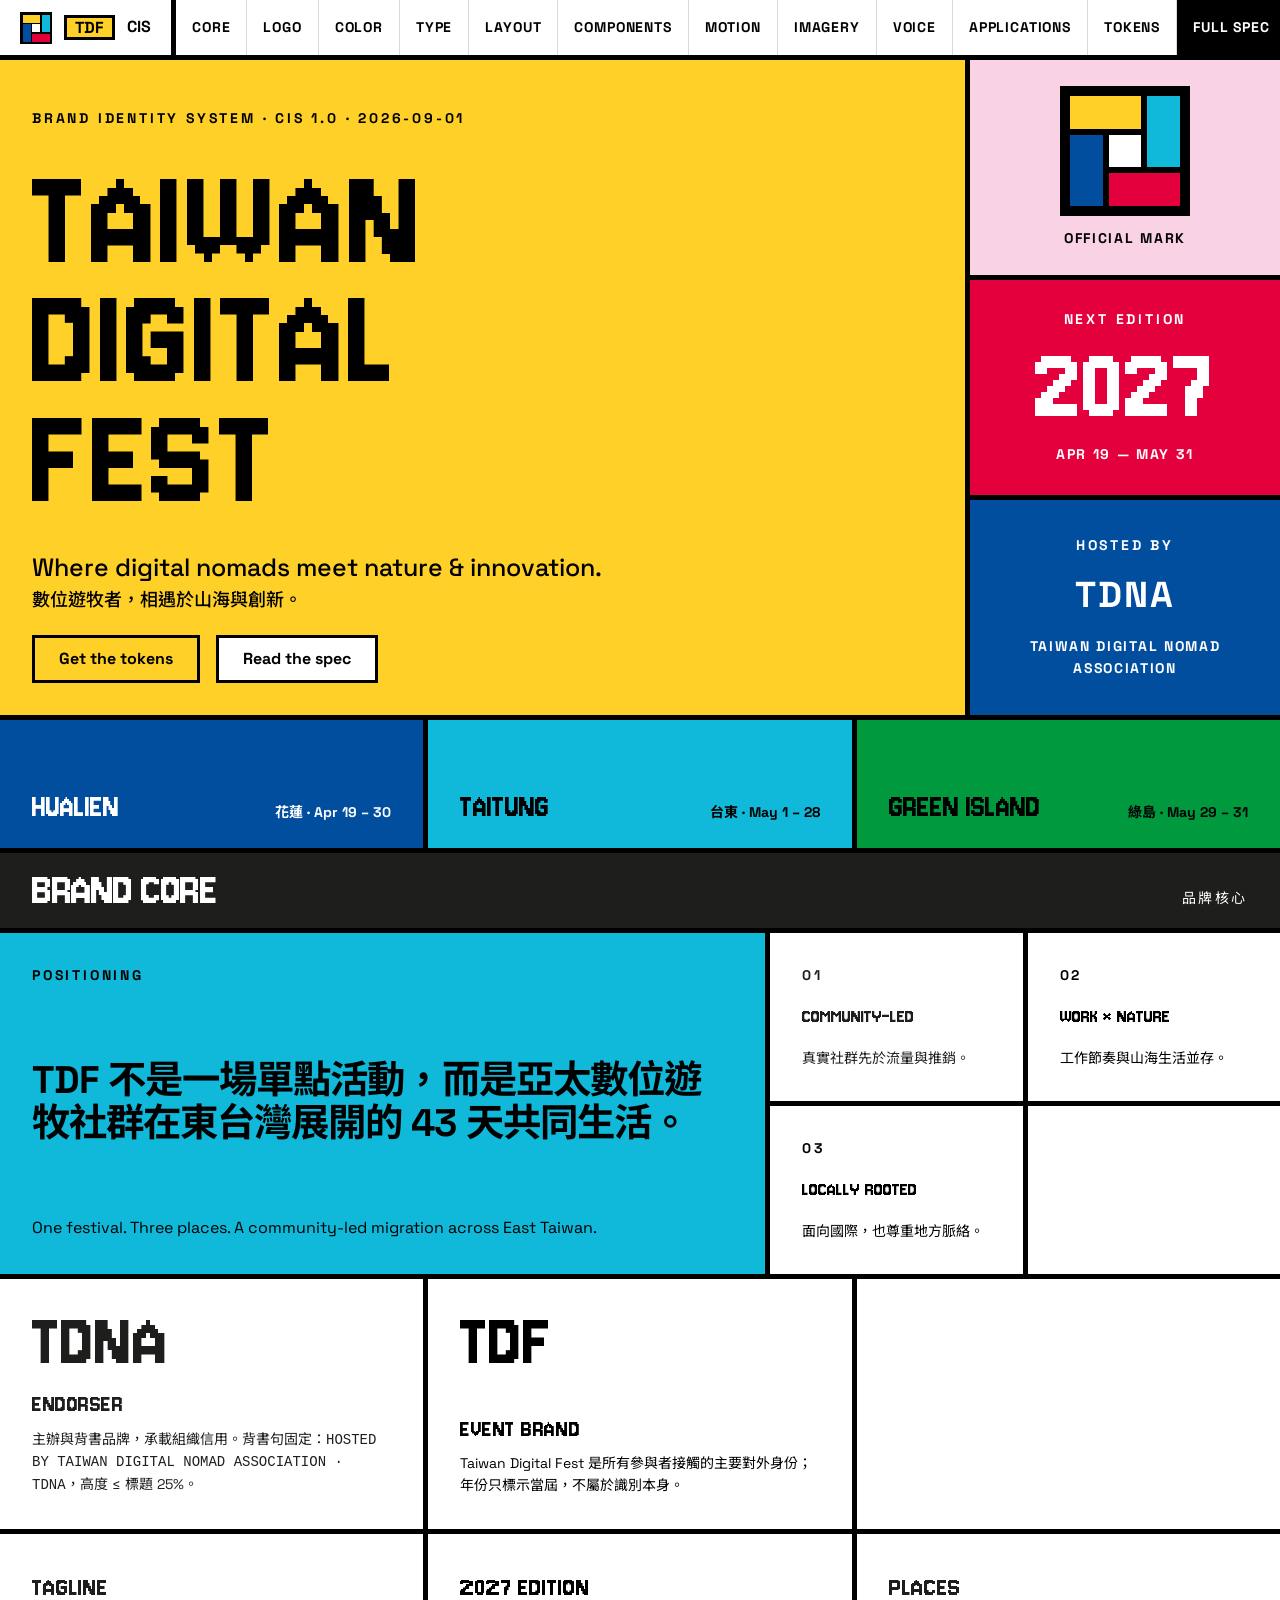
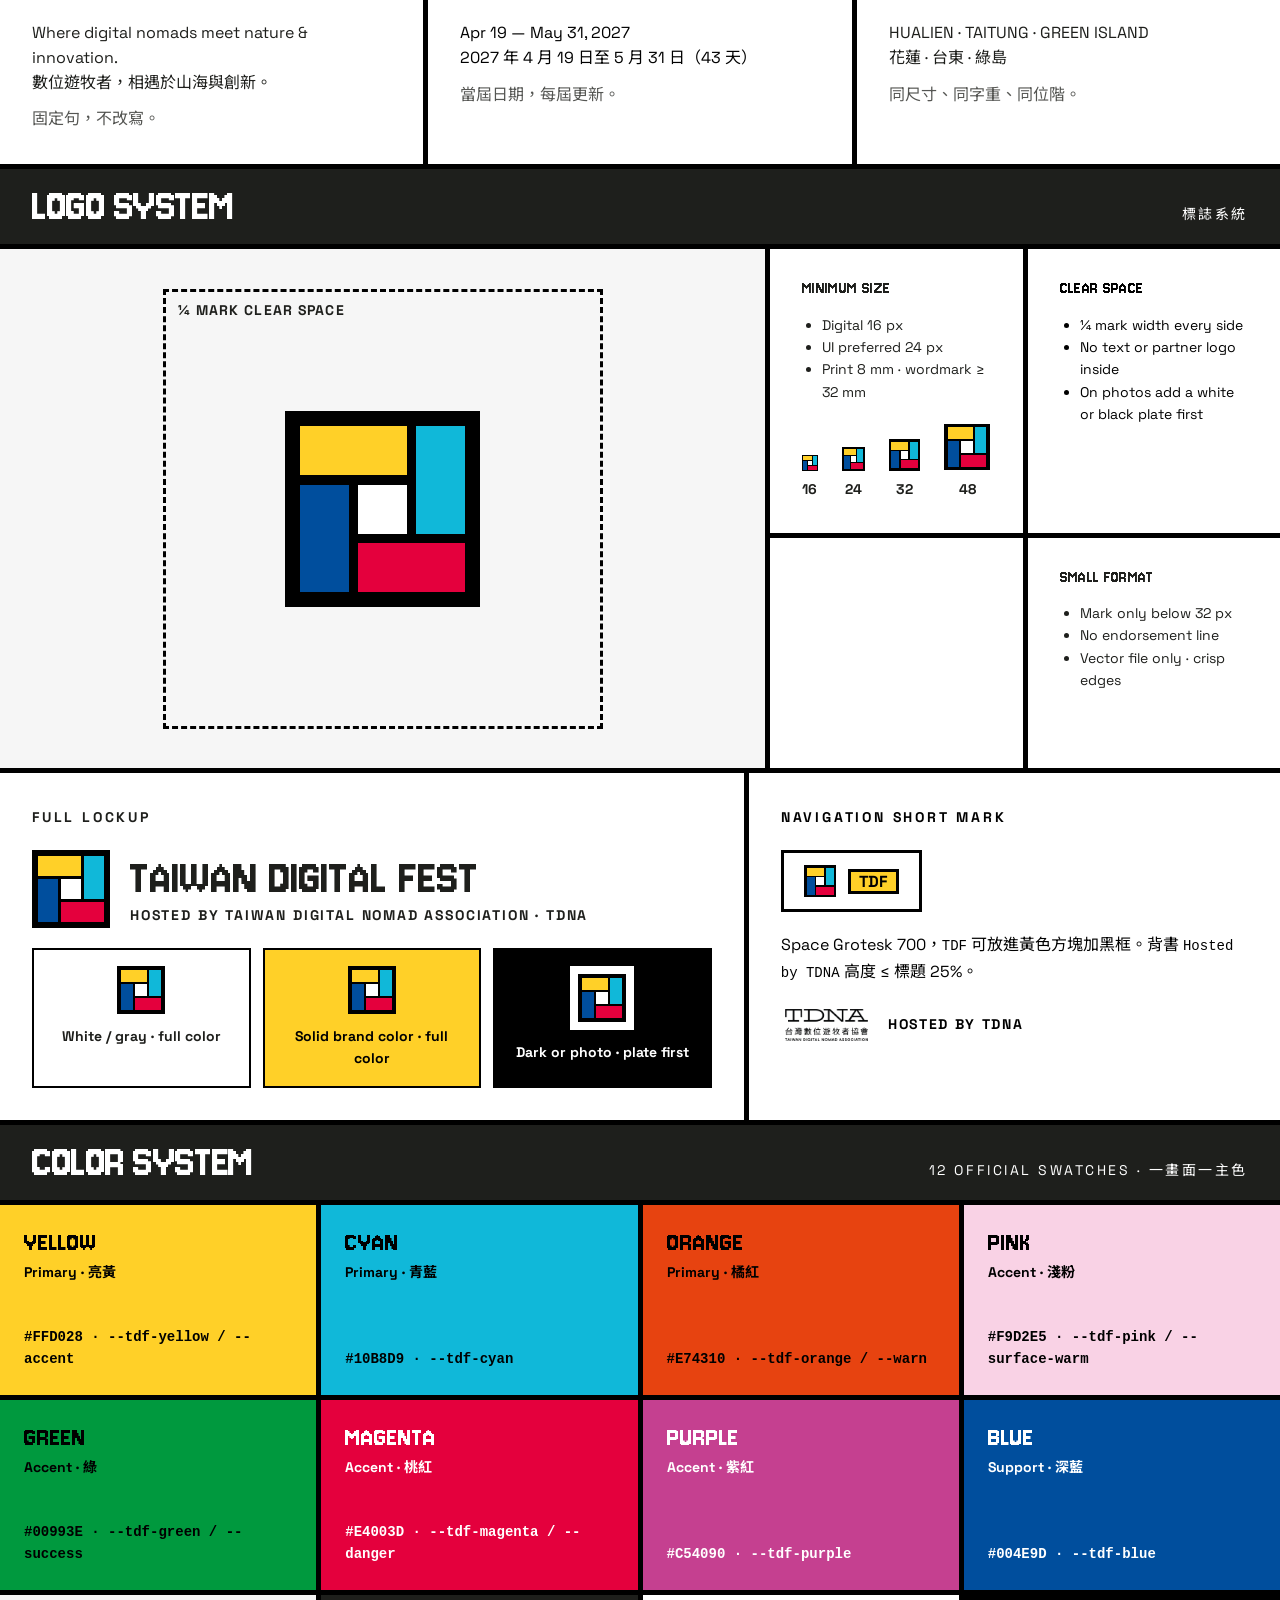
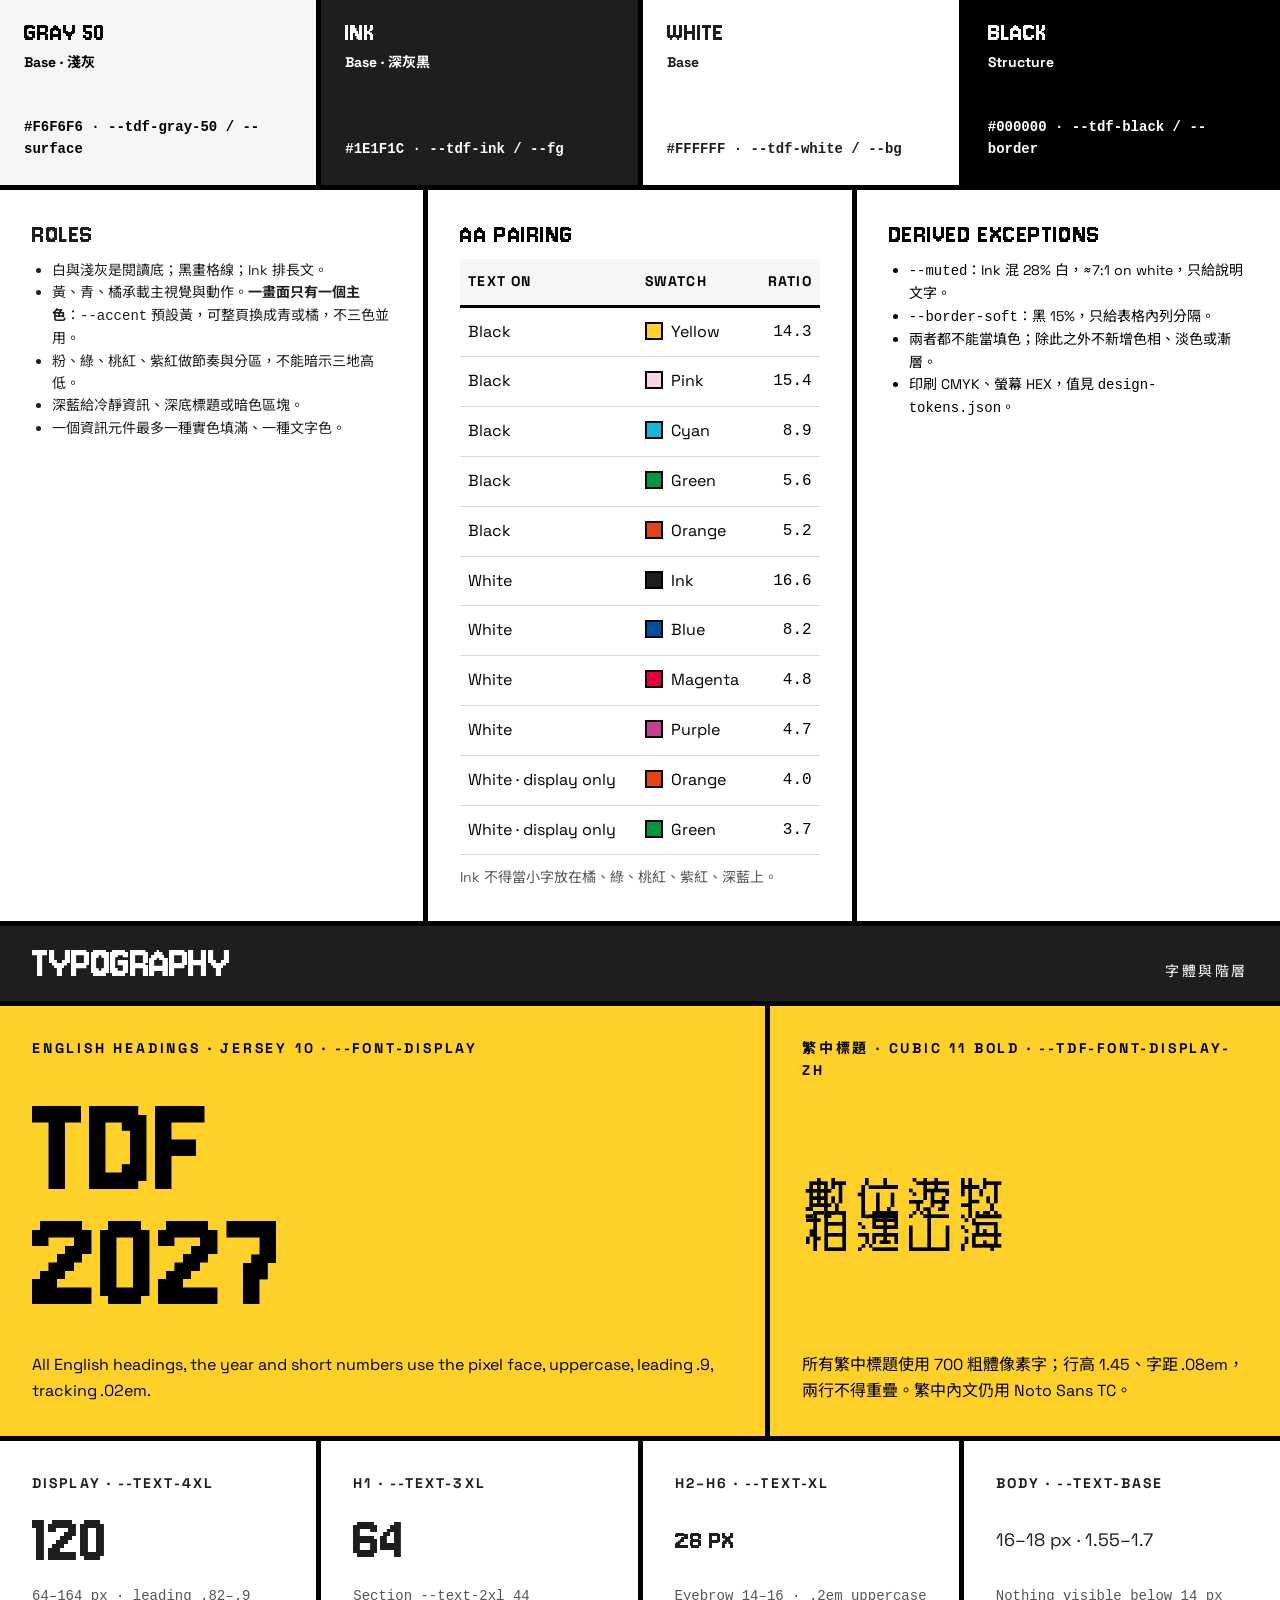
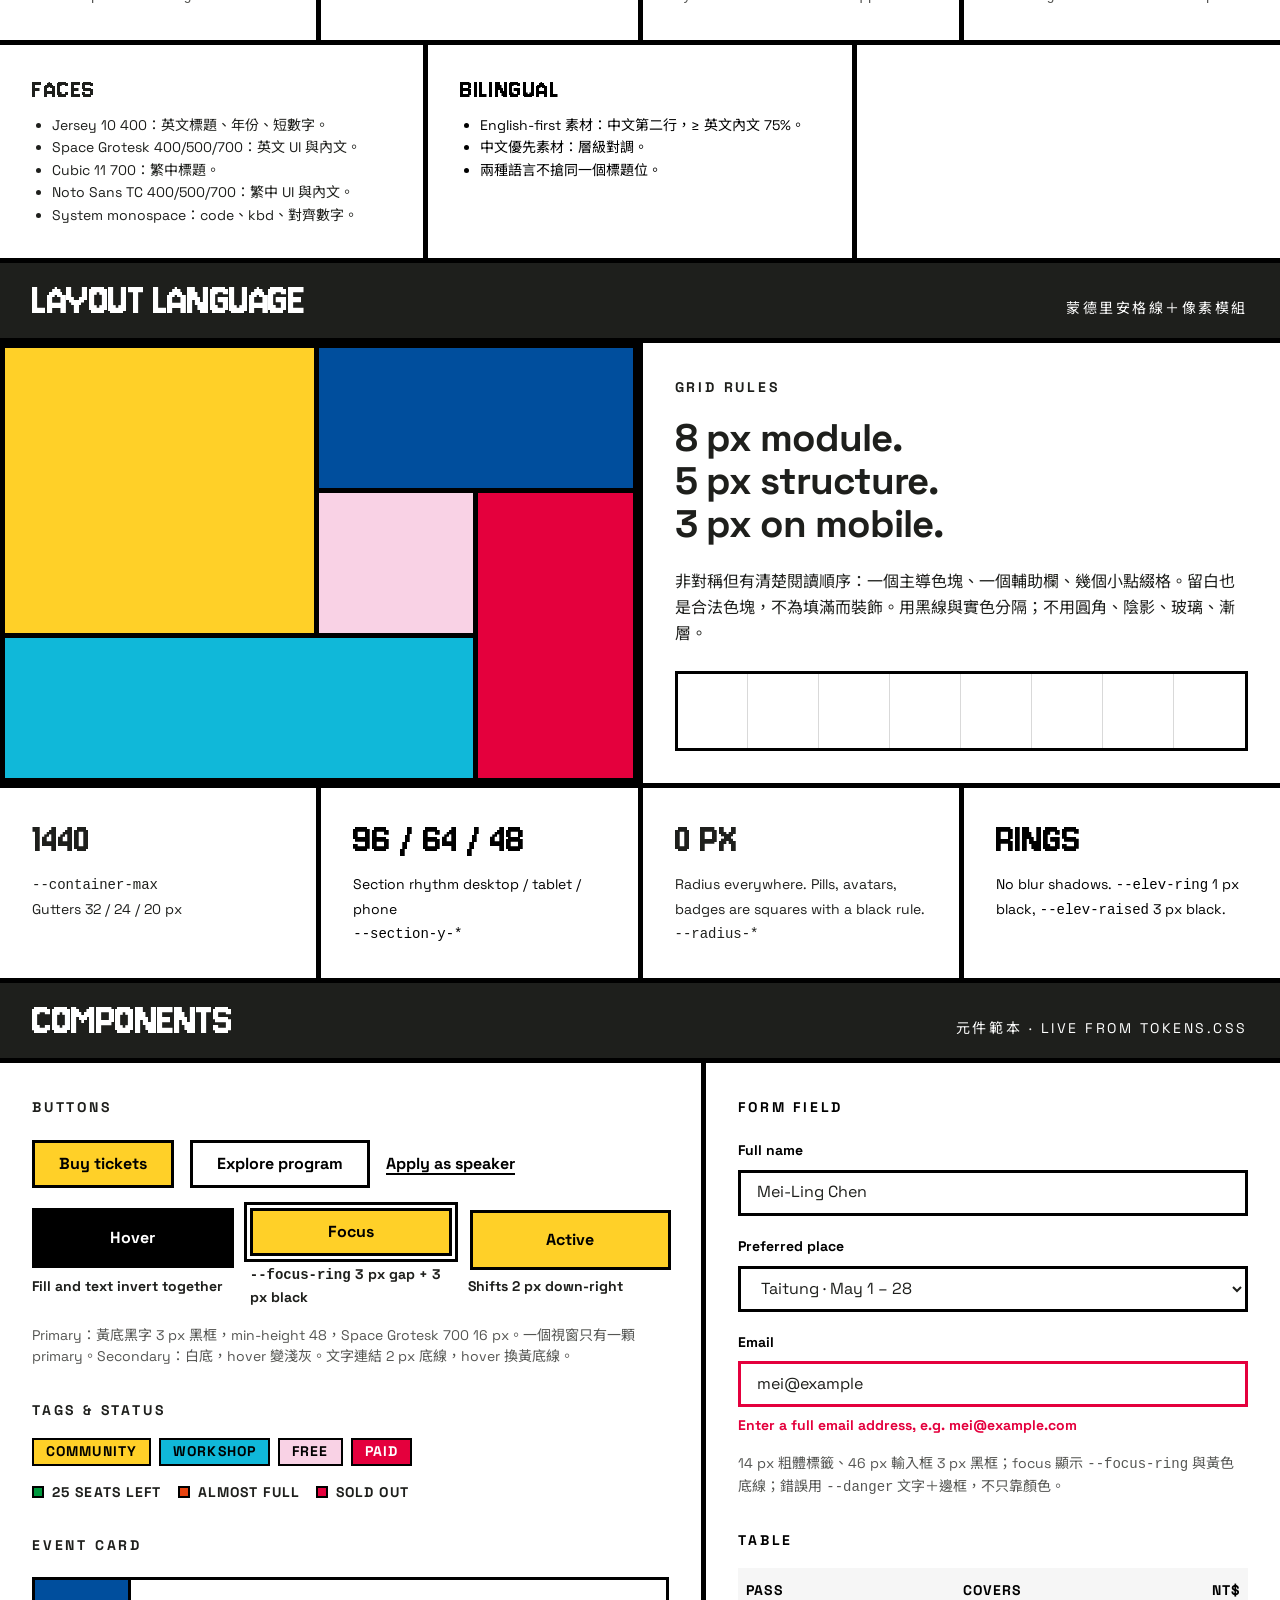
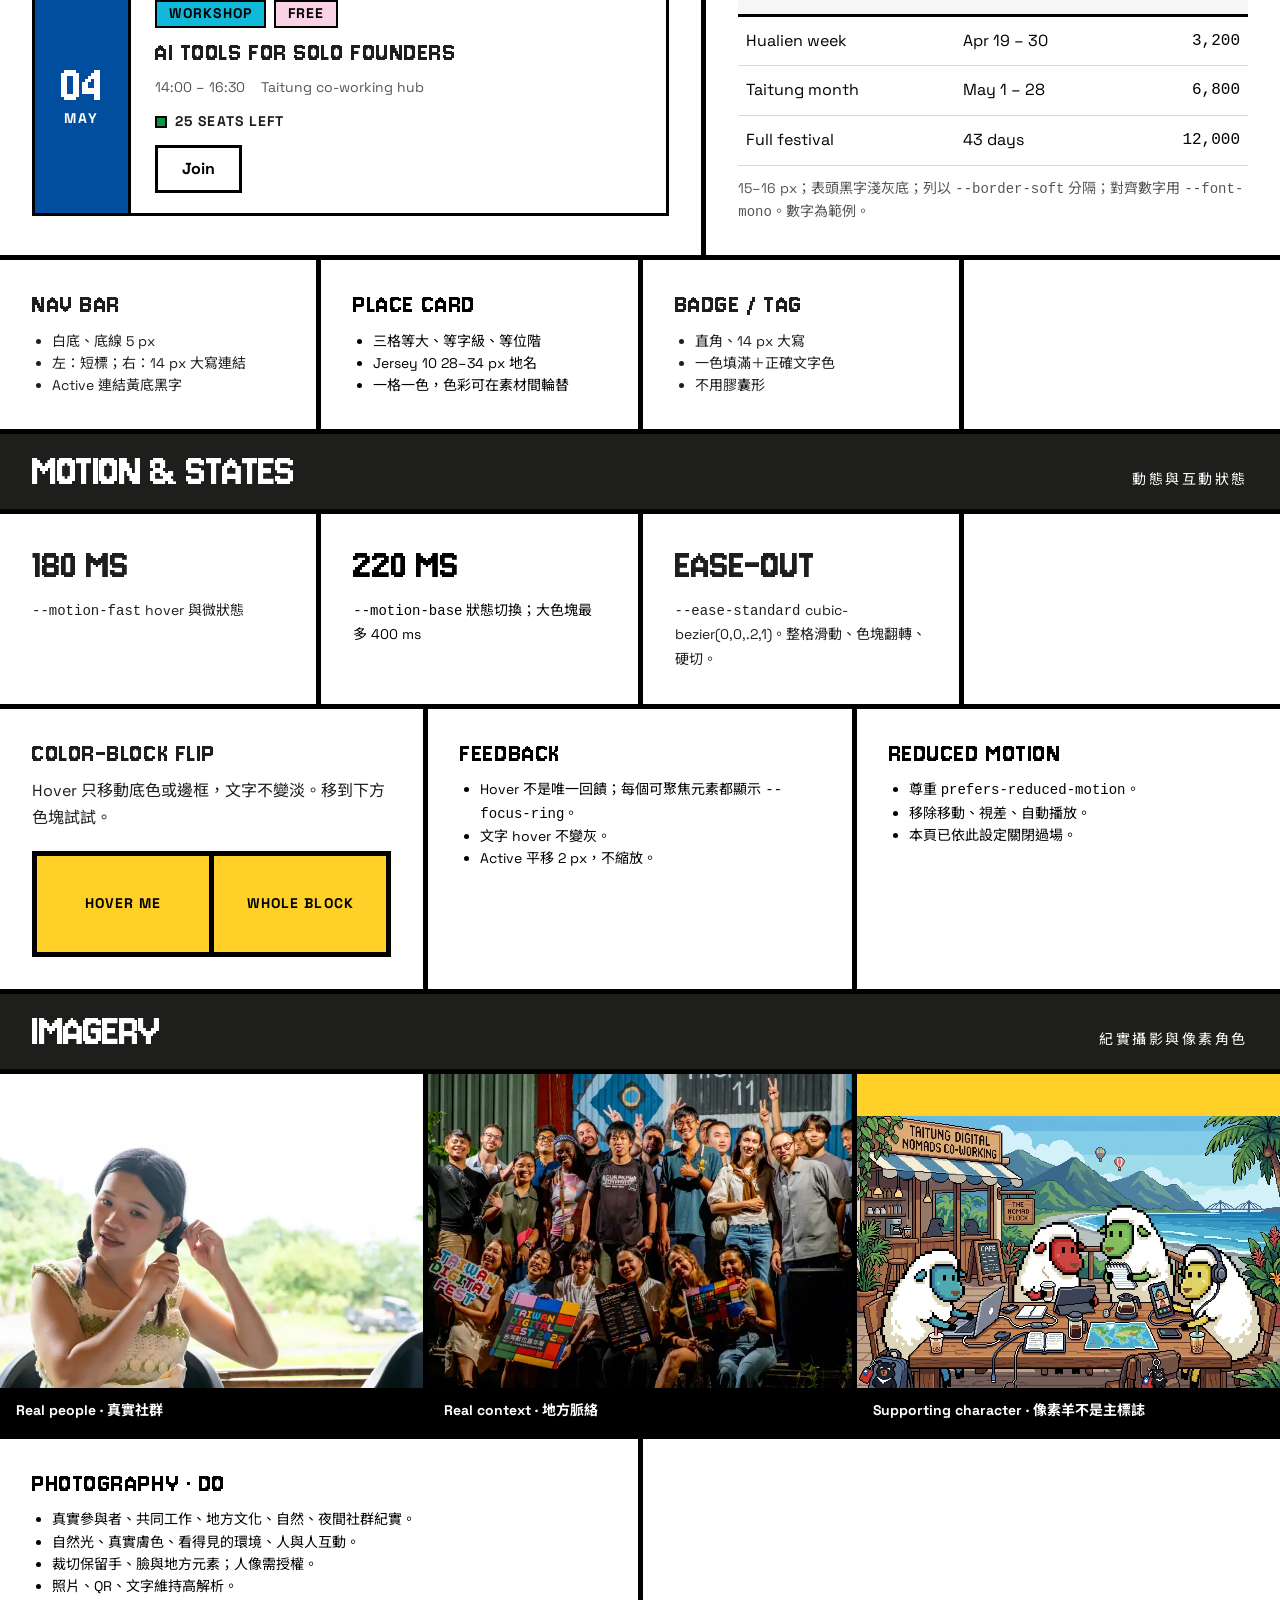
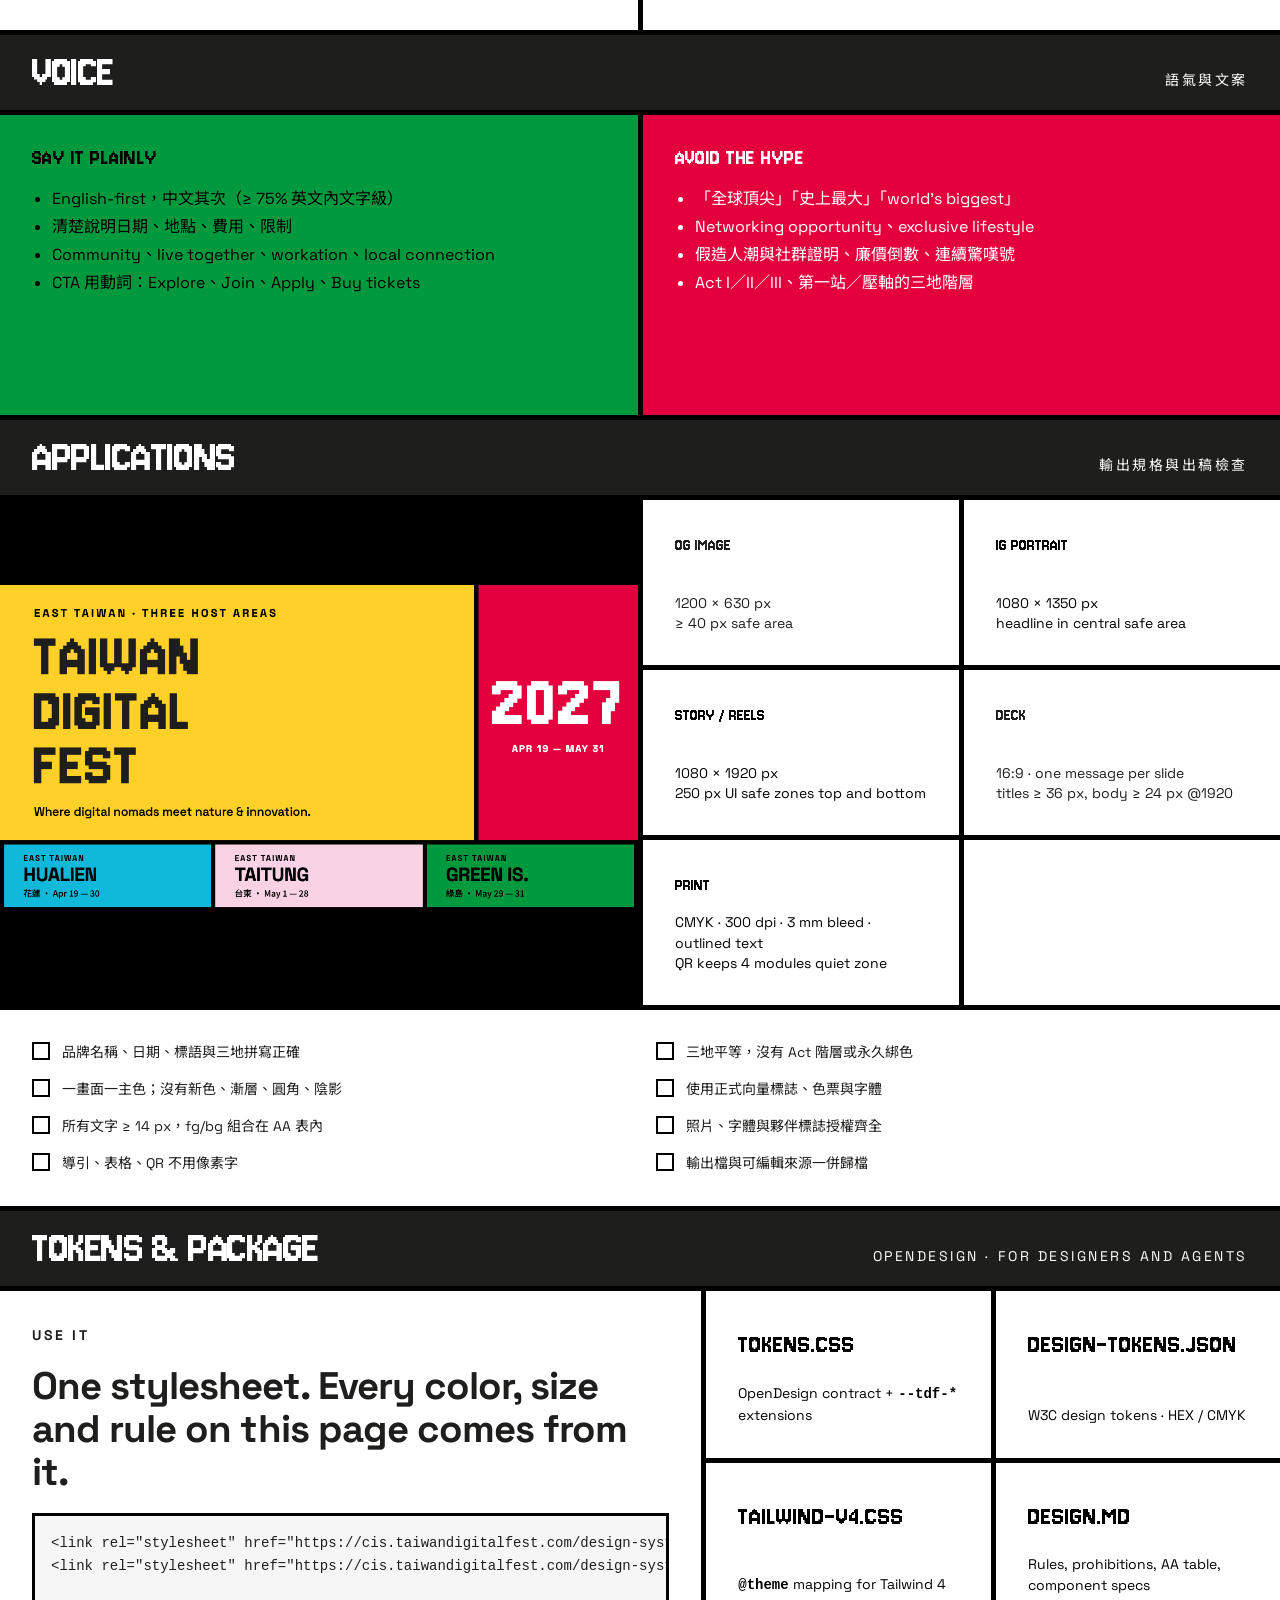
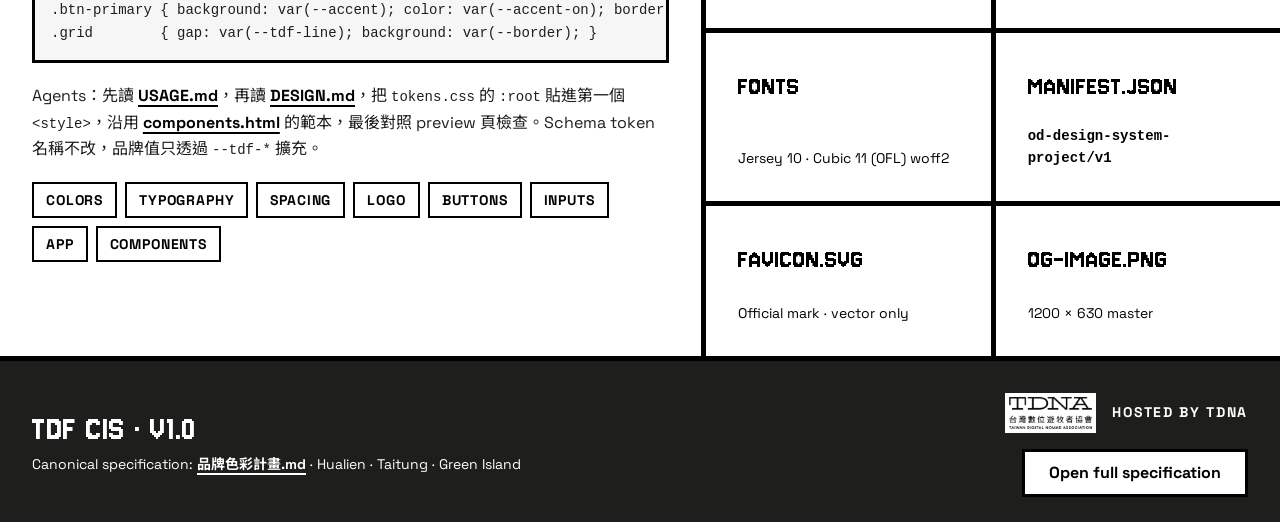
<file: index.html>
<!doctype html>
<html lang="zh-Hant">
<head>
  <meta charset="utf-8">
  <meta name="viewport" content="width=device-width, initial-scale=1">
  <title>TDF CIS — Brand Identity System</title>
  <meta name="description" content="Taiwan Digital Fest brand identity system: Mondrian black grid, pixel headings, 12 fixed swatches, hard edges. Tokens, components and specification for designers and agents.">
  <link rel="icon" href="design-system/assets/favicon.svg" type="image/svg+xml">
  <link rel="icon" href="assets/favicon.ico" sizes="any">
  <link rel="apple-touch-icon" href="assets/apple-touch-icon.png">
  <meta property="og:title" content="TDF CIS — Brand Identity System">
  <meta property="og:description" content="Mondrian grid · pixel headings · 12 swatches · hard edges. Hosted by TDNA.">
  <meta property="og:image" content="https://cis.taiwandigitalfest.com/design-system/assets/og-image.png">
  <meta property="og:url" content="https://cis.taiwandigitalfest.com/">
  <link rel="preconnect" href="https://fonts.googleapis.com">
  <link rel="preconnect" href="https://fonts.gstatic.com" crossorigin>
  <link href="https://fonts.googleapis.com/css2?family=Noto+Sans+TC:wght@400;500;700&family=Space+Grotesk:wght@400;500;700&display=swap" rel="stylesheet">
  <link rel="stylesheet" href="design-system/fonts/fonts.css">
  <link rel="stylesheet" href="design-system/tokens.css">
  <style>
    /* ── base (OpenDesign contract: every color/size comes from tokens.css) ── */
    *,*::before,*::after { box-sizing:border-box; }
    html { scroll-behavior:smooth; }
    body { margin:0; background:var(--surface); color:var(--fg); font-family:var(--font-body); font-size:var(--text-base); line-height:var(--leading-body); -webkit-font-smoothing:antialiased; }
    img { display:block; max-width:100%; }
    h1,h2,h3,h4,p,figure,ul,ol { margin:0; }
    h1,h2,h3,h4 { font-family:var(--font-display); font-weight:400; line-height:var(--leading-tight); letter-spacing:var(--tracking-display); text-transform:uppercase; color:inherit; }
    a { color:inherit; }
    code { font-family:var(--font-mono); font-size:var(--text-sm); }
    .page { width:100%; background:var(--bg); }
    .pixel { font-family:var(--font-display); font-weight:400; text-transform:uppercase; }
    .pixel-zh { font-family:var(--tdf-font-display-zh); font-weight:700; line-height:var(--tdf-leading-display-zh); letter-spacing:var(--tdf-tracking-display-zh); text-transform:none; }
    .eyebrow { font-size:var(--text-sm); font-weight:700; letter-spacing:var(--tdf-tracking-eyebrow); text-transform:uppercase; }
    .lead { font-size:clamp(25px,3vw,var(--text-2xl)); line-height:1.12; font-weight:700; letter-spacing:-.025em; }
    .body { font-size:var(--text-base); line-height:1.65; }
    .caption { font-size:var(--text-sm); color:var(--muted); }
    .link { color:var(--fg-2); font-weight:700; text-decoration:underline; text-decoration-thickness:2px; text-underline-offset:4px; }
    .link:hover { text-decoration-color:var(--accent); }
    :focus-visible { outline:none; box-shadow:var(--focus-ring); }

    /* ── nav ── */
    .nav { position:sticky; top:0; z-index:10; display:flex; align-items:stretch; min-height:60px; background:var(--bg); border-bottom:var(--tdf-line) solid var(--border); }
    .nav__brand { display:inline-flex; align-items:center; gap:var(--space-3); padding:0 var(--space-5); border-right:var(--tdf-line) solid var(--border); color:var(--fg-2); font-weight:700; text-decoration:none; white-space:nowrap; }
    .nav__brand img { width:32px; height:32px; }
    .nav__brand b { background:var(--accent); color:var(--accent-on); border:3px solid var(--border); padding:0 var(--space-2); line-height:1.2; }
    .nav__links { display:flex; overflow-x:auto; scrollbar-width:none; flex:1; }
    .nav__links a { display:inline-flex; align-items:center; padding:0 var(--space-4); font-size:var(--text-sm); font-weight:700; letter-spacing:.06em; text-transform:uppercase; color:var(--fg-2); text-decoration:none; border-right:1px solid var(--border-soft); white-space:nowrap; transition:background-color var(--motion-fast) var(--ease-standard); }
    .nav__links a:hover { background:var(--surface); }
    .nav__links a:focus-visible { box-shadow:inset 0 0 0 3px var(--fg-2); }
    .nav__links a.is-spec { margin-left:auto; background:var(--fg-2); color:var(--bg); border:0; }
    .nav__links a.is-spec:hover { background:var(--accent); color:var(--accent-on); }

    /* ── hero (Mondrian hero recipe) ── */
    .hero { display:grid; grid-template-columns:minmax(0,1fr) 310px; gap:var(--tdf-line); background:var(--border); border-bottom:var(--tdf-line) solid var(--border); }
    .hero__main { min-height:650px; display:flex; flex-direction:column; justify-content:space-between; gap:var(--space-8); padding:var(--space-12) var(--container-gutter-desktop) var(--space-8); background:var(--accent); color:var(--accent-on); }
    .hero__title { font-size:clamp(92px,12vw,184px); line-height:.78; letter-spacing:.01em; }
    .hero__title span { display:block; }
    .hero__tag { font-size:25px; line-height:1.15; max-width:600px; font-weight:500; }
    .hero__tag .zh { display:block; font-size:var(--text-lg); margin-top:var(--space-2); }
    .hero__side { display:grid; grid-template-rows:1fr 1fr 1fr; gap:var(--tdf-line); background:var(--border); }
    .hero__cell { display:flex; flex-direction:column; align-items:center; justify-content:center; gap:var(--space-3); text-align:center; padding:var(--space-6); }
    .hero__cell img { width:130px; height:130px; }
    .hero__cell .year { font-size:112px; line-height:.8; }
    .hero__cell .meta { font-size:var(--text-sm); font-weight:700; letter-spacing:.12em; text-transform:uppercase; }
    .c-magenta { background:var(--tdf-magenta); color:var(--bg); }
    .c-blue { background:var(--tdf-blue); color:var(--bg); }
    .c-pink { background:var(--surface-warm); color:var(--fg-2); }
    .c-yellow { background:var(--tdf-yellow); color:var(--fg-2); }
    .c-cyan { background:var(--tdf-cyan); color:var(--fg-2); }
    .c-green { background:var(--tdf-green); color:var(--fg-2); }
    .c-orange { background:var(--tdf-orange); color:var(--fg-2); }
    .c-purple { background:var(--tdf-purple); color:var(--bg); }
    .c-ink { background:var(--tdf-ink); color:var(--bg); }
    .c-black { background:var(--tdf-black); color:var(--bg); }
    .c-gray { background:var(--surface); color:var(--fg-2); }
    .places { grid-column:1/-1; display:grid; grid-template-columns:repeat(3,1fr); gap:var(--tdf-line); background:var(--border); }
    .place { min-height:128px; display:flex; justify-content:space-between; align-items:end; gap:var(--space-3); padding:var(--space-6) var(--space-8); }
    .place b { font-family:var(--font-display); font-weight:400; font-size:34px; line-height:1; text-transform:uppercase; }
    .place span { font-size:var(--text-sm); font-weight:700; text-align:right; }
    .actions { display:flex; flex-wrap:wrap; align-items:center; gap:var(--space-4); }

    /* ── buttons (component recipe) ── */
    .btn { display:inline-flex; align-items:center; justify-content:center; min-height:48px; padding:0 var(--space-6); border:3px solid var(--border); border-radius:var(--radius-sm); background:var(--bg); color:var(--fg-2); font:700 var(--text-base)/1 var(--font-body); text-decoration:none; cursor:pointer; transition:background-color var(--motion-fast) var(--ease-standard), color var(--motion-fast) var(--ease-standard), transform var(--motion-fast) var(--ease-standard); }
    .btn:active { transform:translate(2px,2px); }
    .btn--primary { background:var(--accent); color:var(--accent-on); }
    .btn--primary:hover { background:var(--fg-2); color:var(--bg); }
    .btn--secondary:hover { background:var(--surface); }

    /* ── sections ── */
    .section { border-bottom:var(--tdf-line) solid var(--border); scroll-margin-top:60px; }
    .section__head { display:flex; align-items:baseline; justify-content:space-between; gap:var(--space-5); padding:var(--space-4) var(--space-8); border-bottom:var(--tdf-line) solid var(--border); background:var(--fg); color:var(--bg); }
    .section__head h2 { font-size:clamp(28px,4vw,48px); letter-spacing:-.03em; }
    .section__head span { font-size:var(--text-sm); letter-spacing:.18em; text-transform:uppercase; }
    .grid { display:grid; gap:var(--tdf-line); background:var(--border); }
    .grid + .grid { border-top:var(--tdf-line) solid var(--border); }
    .cell { background:var(--bg); padding:var(--space-8); min-width:0; }
    .grid > *, .hero > *, .hero__side > *, .places > *, .principles > *, .logo-rules > *, .specs > *, .files > * { min-width:0; }
    .cell h3 { font-size:var(--text-xl); margin-bottom:var(--space-3); }
    .cell ul { padding-left:var(--space-5); font-size:var(--text-base); line-height:1.7; }
    .cell ul.tight { font-size:var(--text-sm); line-height:1.6; }

    /* core */
    .core { grid-template-columns:1.2fr .8fr; }
    .core__statement { min-height:340px; display:flex; flex-direction:column; justify-content:space-between; gap:var(--space-5); background:var(--tdf-cyan); color:var(--fg-2); }
    .principles { display:grid; grid-template-columns:1fr 1fr; gap:var(--tdf-line); background:var(--border); }
    .principle { min-height:168px; display:flex; flex-direction:column; justify-content:space-between; }
    .principle b { font-family:var(--font-display); font-weight:400; font-size:21px; text-transform:uppercase; }
    .principle p { font-size:var(--text-sm); line-height:1.45; }
    .architecture { grid-template-columns:1fr 1fr 1fr; }
    .arch { min-height:250px; display:flex; flex-direction:column; justify-content:space-between; }
    .arch__n { font-size:78px; line-height:.8; }
    .arch h3 { font-size:26px; }
    .arch p { font-size:var(--text-sm); line-height:1.55; }
    .fixed { grid-template-columns:1fr 1fr 1fr; }
    .fixed .cell b { display:block; font-family:var(--font-display); font-weight:400; font-size:var(--text-xl); text-transform:uppercase; margin-bottom:var(--space-3); }
    .fixed .cell p { font-size:var(--text-base); }

    /* logo */
    .logo-grid { grid-template-columns:1.2fr .8fr; }
    .logo-stage { min-height:460px; display:flex; align-items:center; justify-content:center; background:var(--surface); }
    .clearspace { width:min(440px,72vw); aspect-ratio:1; padding:17%; border:3px dashed var(--border); position:relative; }
    .clearspace img { width:100%; height:100%; }
    .clearspace::before { content:"¼ mark clear space"; position:absolute; top:var(--space-2); left:var(--space-3); font-size:var(--text-sm); font-weight:700; letter-spacing:.08em; text-transform:uppercase; }
    .logo-rules { display:grid; grid-template-columns:1fr 1fr; gap:var(--tdf-line); background:var(--border); }
    .rulecard { min-height:220px; }
    .rulecard h3 { font-size:var(--text-lg); margin-bottom:var(--space-4); }
    .lockups { grid-template-columns:1.4fr 1fr; }
    .lockup { display:flex; align-items:center; gap:var(--space-5); }
    .lockup img { width:78px; height:78px; }
    .lockup__type { font-size:52px; line-height:.78; }
    .lockup__type small { display:block; margin-top:var(--space-3); font-family:var(--font-body); font-size:var(--text-sm); font-weight:700; letter-spacing:.13em; }
    .sizes { display:flex; align-items:end; gap:var(--space-6); }
    .sizes figure { display:flex; flex-direction:column; align-items:center; gap:var(--space-2); font-size:var(--text-sm); font-weight:700; }
    .bgs { display:grid; grid-template-columns:1fr 1fr 1fr; gap:var(--space-3); margin-top:var(--space-5); }
    .bgs div { display:flex; flex-direction:column; align-items:center; gap:var(--space-3); padding:var(--space-4); font-size:var(--text-sm); font-weight:700; text-align:center; border:2px solid var(--border); }
    .bgs img { width:48px; height:48px; }
    .bgs .plate { background:var(--bg); padding:var(--space-2); }

    /* color */
    .palette { grid-template-columns:repeat(4,1fr); }
    .swatch { min-height:190px; display:flex; flex-direction:column; justify-content:space-between; padding:var(--space-6); }
    .swatch b { font-family:var(--font-display); font-weight:400; font-size:var(--text-xl); text-transform:uppercase; line-height:1; }
    .swatch small { display:block; font-size:var(--text-sm); font-weight:700; margin-top:var(--space-1); }
    .swatch code { font-size:var(--text-sm); font-weight:700; }
    .color-rules { grid-template-columns:1fr 1fr 1fr; }
    .table-wrap { overflow-x:auto; }
    table { width:100%; border-collapse:collapse; font-size:var(--text-base); }
    th,td { text-align:left; padding:var(--space-3) var(--space-2); border-bottom:1px solid var(--border-soft); vertical-align:top; }
    thead th { background:var(--surface); color:var(--fg-2); font-size:var(--text-sm); letter-spacing:.08em; text-transform:uppercase; border-bottom:3px solid var(--border); }
    td.num { font-family:var(--font-mono); font-variant-numeric:tabular-nums; text-align:right; }
    .chip { display:inline-block; width:18px; height:18px; border:2px solid var(--border); vertical-align:-3px; margin-right:var(--space-2); }

    /* type */
    .type-grid { grid-template-columns:1.2fr .8fr; }
    .type-display { min-height:430px; display:flex; flex-direction:column; justify-content:space-between; gap:var(--space-5); background:var(--accent); color:var(--accent-on); }
    .type-display .sample { font-size:clamp(88px,12vw,176px); line-height:.75; }
    .scale { grid-template-columns:repeat(4,1fr); }
    .scale .cell { min-height:170px; display:flex; flex-direction:column; justify-content:space-between; gap:var(--space-4); }
    .scale .cell b { font-size:var(--text-sm); letter-spacing:.15em; text-transform:uppercase; }
    .scale .cell code { color:var(--muted); }

    /* layout */
    .layout-grid { grid-template-columns:1fr 1fr; }
    .mondrian { min-height:440px; display:grid; grid-template-columns:2fr 1fr 1fr; grid-template-rows:1fr 1fr 1fr; gap:var(--tdf-line); padding:var(--tdf-line); background:var(--border); }
    .mondrian div:nth-child(1) { grid-row:1/3; background:var(--tdf-yellow); }
    .mondrian div:nth-child(2) { grid-column:2/4; background:var(--tdf-blue); }
    .mondrian div:nth-child(3) { background:var(--tdf-pink); }
    .mondrian div:nth-child(4) { grid-row:2/4; grid-column:3; background:var(--tdf-magenta); }
    .mondrian div:nth-child(5) { grid-column:1/3; background:var(--tdf-cyan); }
    .layout-rules { display:flex; flex-direction:column; justify-content:space-between; gap:var(--space-5); }
    .measure { display:grid; grid-template-columns:repeat(8,1fr); height:80px; border:3px solid var(--border); }
    .measure i { border-right:1px solid var(--border-soft); }
    .measure i:last-child { border:0; }
    .layout-specs { grid-template-columns:repeat(4,1fr); }
    .layout-specs .cell b { display:block; font-family:var(--font-display); font-weight:400; font-size:var(--text-2xl); line-height:.9; text-transform:uppercase; margin-bottom:var(--space-3); }
    .layout-specs .cell span { font-size:var(--text-sm); line-height:1.5; }

    /* components */
    .components { grid-template-columns:1.1fr .9fr; }
    .states { display:grid; grid-template-columns:repeat(3,1fr); gap:var(--space-4); margin-top:var(--space-5); }
    .states figure { display:grid; gap:var(--space-2); font-size:var(--text-sm); font-weight:700; }
    .btn.is-hover { background:var(--fg-2); color:var(--bg); }
    .btn.is-focus { box-shadow:var(--focus-ring); }
    .btn.is-active { transform:translate(2px,2px); }
    .tags { display:flex; flex-wrap:wrap; gap:var(--space-2); }
    .tag { display:inline-flex; align-items:center; min-height:28px; padding:0 var(--space-3); border:2px solid var(--border); font-size:var(--text-sm); font-weight:700; letter-spacing:.08em; text-transform:uppercase; }
    .status { display:inline-flex; align-items:center; gap:var(--space-2); font-size:var(--text-sm); font-weight:700; text-transform:uppercase; letter-spacing:.08em; }
    .status::before { content:""; width:12px; height:12px; border:2px solid var(--border); background:var(--success); }
    .status--warn::before { background:var(--warn); }
    .status--danger::before { background:var(--danger); }
    .field { display:grid; gap:var(--space-2); }
    label { font-size:var(--text-sm); font-weight:700; color:var(--fg-2); }
    input,select,textarea { width:100%; min-height:46px; padding:0 var(--space-4); border:3px solid var(--border); border-radius:var(--radius-sm); background:var(--bg); color:var(--fg); font:inherit; }
    input:focus,select:focus,textarea:focus { outline:none; box-shadow:var(--focus-ring); border-bottom-color:var(--accent); }
    .field--error input { border-color:var(--danger); }
    .error { font-size:var(--text-sm); font-weight:700; color:var(--danger); }
    .form-grid { display:grid; gap:var(--space-5); margin-top:var(--space-5); }
    .event { display:grid; grid-template-columns:96px 1fr; padding:0; border:3px solid var(--border); margin-top:var(--space-5); }
    .event__date { background:var(--tdf-blue); color:var(--bg); display:flex; flex-direction:column; align-items:center; justify-content:center; padding:var(--space-4); border-right:3px solid var(--border); }
    .event__date b { font-family:var(--font-display); font-weight:400; font-size:56px; line-height:.8; }
    .event__date span { font-size:var(--text-sm); font-weight:700; letter-spacing:.12em; text-transform:uppercase; }
    .event__body { padding:var(--space-5) var(--space-6); display:flex; flex-direction:column; gap:var(--space-3); }
    .event__body h4 { font-size:var(--text-xl); }
    .meta-row { display:flex; flex-wrap:wrap; gap:var(--space-2) var(--space-4); font-size:var(--text-sm); color:var(--muted); }
    .comp-rules { grid-template-columns:repeat(4,1fr); }

    /* motion */
    .motion { grid-template-columns:repeat(4,1fr); }
    .motion .cell b { display:block; font-family:var(--font-display); font-weight:400; font-size:var(--text-2xl); line-height:.9; text-transform:uppercase; margin-bottom:var(--space-3); }
    .motion .cell span { font-size:var(--text-sm); line-height:1.5; }
    .flip { display:grid; grid-template-columns:1fr 1fr; gap:var(--tdf-line); background:var(--border); border:var(--tdf-line) solid var(--border); margin-top:var(--space-5); }
    .flip div { min-height:96px; display:flex; align-items:center; justify-content:center; font-weight:700; font-size:var(--text-sm); text-transform:uppercase; letter-spacing:.08em; background:var(--accent); color:var(--accent-on); transition:background-color var(--motion-base) var(--ease-standard), color var(--motion-base) var(--ease-standard); }
    .flip:hover div { background:var(--fg-2); color:var(--bg); }

    /* imagery */
    .photo-grid { grid-template-columns:repeat(3,1fr); }
    .photo { padding:0; min-height:360px; position:relative; overflow:hidden; }
    .photo img { width:100%; height:100%; object-fit:cover; }
    .photo__cap { position:absolute; left:0; right:0; bottom:0; padding:var(--space-3) var(--space-4); background:var(--tdf-black); color:var(--bg); font-size:var(--text-sm); font-weight:700; }
    .sheep { background:var(--accent); display:flex; align-items:center; justify-content:center; }
    .sheep img { object-fit:contain; image-rendering:pixelated; }
    .photo-rules { grid-template-columns:1fr 1fr; }

    /* voice */
    .voice { grid-template-columns:1fr 1fr; }
    .voice .cell { min-height:300px; }
    .voice h3 { font-size:24px; margin-bottom:var(--space-4); }
    .voice ul { font-size:var(--text-base); line-height:1.75; }
    .voice__yes { background:var(--tdf-green); color:var(--fg-2); }
    .voice__no { background:var(--tdf-magenta); color:var(--bg); }

    /* applications */
    .applications { grid-template-columns:1fr 1fr; }
    .og-preview { padding:0; background:var(--tdf-black); }
    .og-preview img { width:100%; height:100%; object-fit:contain; }
    .specs { display:grid; grid-template-columns:1fr 1fr; gap:var(--tdf-line); background:var(--border); }
    .spec { min-height:165px; display:flex; flex-direction:column; justify-content:space-between; gap:var(--space-3); }
    .spec b { font-family:var(--font-display); font-weight:400; font-size:var(--text-lg); text-transform:uppercase; }
    .spec span { font-size:var(--text-sm); line-height:1.45; }
    .checklist { display:grid; grid-template-columns:repeat(2,1fr); gap:var(--space-4) var(--space-8); padding:var(--space-8); background:var(--bg); }
    .check { display:flex; gap:var(--space-3); font-size:var(--text-sm); line-height:1.5; }
    .check::before { content:""; flex:none; width:18px; height:18px; border:2px solid var(--border); }

    /* tokens / downloads */
    .tokens { grid-template-columns:1.1fr .9fr; }
    .files { display:grid; grid-template-columns:1fr 1fr; gap:var(--tdf-line); background:var(--border); }
    .file { display:flex; flex-direction:column; justify-content:space-between; gap:var(--space-4); min-height:150px; text-decoration:none; color:var(--fg-2); transition:background-color var(--motion-fast) var(--ease-standard); }
    .file:hover { background:var(--accent); }
    .file b { font-family:var(--font-display); font-weight:400; font-size:var(--text-xl); text-transform:uppercase; }
    .file span { font-size:var(--text-sm); line-height:1.5; }
    .file code { font-weight:700; }
    pre { margin:var(--space-5) 0 0; padding:var(--space-4); background:var(--surface); border:3px solid var(--border); overflow:auto; font-family:var(--font-mono); font-size:var(--text-sm); line-height:1.6; }
    .previews { display:flex; flex-wrap:wrap; gap:var(--space-2); margin-top:var(--space-5); }
    .previews a { display:inline-flex; align-items:center; min-height:36px; padding:0 var(--space-3); border:2px solid var(--border); font-size:var(--text-sm); font-weight:700; letter-spacing:.06em; text-transform:uppercase; text-decoration:none; color:var(--fg-2); }
    .previews a:hover { background:var(--surface); }

    /* footer */
    .footer { display:grid; grid-template-columns:1fr auto; gap:var(--space-8); align-items:center; padding:var(--space-8) var(--container-gutter-desktop); background:var(--fg); color:var(--bg); }
    .footer h2 { font-size:36px; }
    .footer p { margin-top:var(--space-2); font-size:var(--text-sm); }
    .footer .endorse { display:inline-flex; align-items:center; gap:var(--space-4); font-size:var(--text-sm); font-weight:700; letter-spacing:.12em; text-transform:uppercase; }
    .footer .endorse img { height:40px; width:auto; background:var(--bg); padding:var(--space-1); }
    .footer__side { display:grid; gap:var(--space-4); justify-items:end; }

    @media (max-width:1023px) {
      .cell { padding:var(--space-6); }
      .palette,.scale,.layout-specs,.motion,.comp-rules { grid-template-columns:1fr 1fr; }
      .architecture,.fixed,.color-rules,.photo-grid { grid-template-columns:1fr; }
    }
    @media (max-width:639px) {
      :root { --tdf-line:var(--tdf-line-mobile); }
      .hero { grid-template-columns:1fr; }
      .hero__main { min-height:520px; padding:var(--space-8) var(--container-gutter-phone); }
      .hero__side { grid-template-columns:1fr; grid-template-rows:auto; }
      .hero__cell { padding:var(--space-6) var(--space-4); min-height:160px; } .hero__cell img { width:80px; height:80px; }
      .hero__cell .year { font-size:56px; }
      .places { grid-template-columns:1fr; } .place { min-height:95px; padding:var(--space-5) var(--container-gutter-phone); }
      .core,.logo-grid,.lockups,.type-grid,.layout-grid,.components,.voice,.applications,.tokens,.photo-rules { grid-template-columns:1fr; }
      .principles,.logo-rules,.specs,.files,.states,.bgs,.checklist { grid-template-columns:1fr; }
      .palette,.scale,.layout-specs,.motion,.comp-rules { grid-template-columns:1fr 1fr; }
      .swatch { min-height:140px; padding:var(--space-4); }
      .lockup__type { font-size:38px; } .section__head { padding:var(--space-4) var(--container-gutter-phone); }
      .footer { grid-template-columns:1fr; padding:var(--space-8) var(--container-gutter-phone); } .footer__side { justify-items:start; }
      .event { grid-template-columns:72px 1fr; }
    }
    @media (prefers-reduced-motion:reduce) { html { scroll-behavior:auto; } .btn,.nav__links a,.file,.flip div { transition:none; } }
    @media print { .nav { display:none; } .section,.hero { break-inside:avoid; } }
  </style>
</head>
<body>
<main class="page">
  <nav class="nav" aria-label="CIS 章節">
    <a class="nav__brand" href="#top"><img src="design-system/assets/favicon.svg" alt=""><b>TDF</b> CIS</a>
    <div class="nav__links">
      <a href="#core">Core</a><a href="#logo">Logo</a><a href="#color">Color</a><a href="#type">Type</a><a href="#layout">Layout</a><a href="#components">Components</a><a href="#motion">Motion</a><a href="#imagery">Imagery</a><a href="#voice">Voice</a><a href="#apply">Applications</a><a href="#tokens">Tokens</a>
      <a class="is-spec" href="spec.html">Full spec</a>
    </div>
  </nav>

  <header class="hero" id="top">
    <div class="hero__main">
      <span class="eyebrow">Brand Identity System · CIS 1.0 · 2026-09-01</span>
      <h1 class="hero__title"><span>Taiwan</span><span>Digital</span><span>Fest</span></h1>
      <div>
        <p class="hero__tag">Where digital nomads meet nature &amp; innovation.<span class="zh">數位遊牧者，相遇於山海與創新。</span></p>
        <div class="actions" style="margin-top:var(--space-6)"><a class="btn btn--primary" href="#tokens">Get the tokens</a><a class="btn btn--secondary" href="spec.html">Read the spec</a></div>
      </div>
    </div>
    <div class="hero__side">
      <div class="hero__cell c-pink"><img src="design-system/assets/favicon.svg" alt="TDF 品牌圖記"><span class="meta">Official mark</span></div>
      <div class="hero__cell c-magenta"><span class="eyebrow">Next edition</span><span class="year pixel">2027</span><span class="meta">Apr 19 — May 31</span></div>
      <div class="hero__cell c-blue"><span class="eyebrow">Hosted by</span><strong style="font-size:36px;letter-spacing:.06em">TDNA</strong><span class="meta">Taiwan Digital Nomad Association</span></div>
    </div>
    <div class="places">
      <div class="place c-blue"><b>Hualien</b><span>花蓮 · Apr 19 – 30</span></div>
      <div class="place c-cyan"><b>Taitung</b><span>台東 · May 1 – 28</span></div>
      <div class="place c-green"><b>Green Island</b><span>綠島 · May 29 – 31</span></div>
    </div>
  </header>

  <!-- ───────── CORE ───────── -->
  <section class="section" id="core">
    <div class="section__head"><h2>Brand Core</h2><span>品牌核心</span></div>
    <div class="grid core">
      <article class="cell core__statement"><span class="eyebrow">Positioning</span><p class="lead">TDF 不是一場單點活動，而是亞太數位遊牧社群在東台灣展開的 43 天共同生活。</p><p class="body">One festival. Three places. A community-led migration across East Taiwan.</p></article>
      <div class="principles">
        <article class="cell principle"><span class="eyebrow">01</span><b>Community-led</b><p>真實社群先於流量與推銷。</p></article>
        <article class="cell principle c-pink"><span class="eyebrow">02</span><b>Work × Nature</b><p>工作節奏與山海生活並存。</p></article>
        <article class="cell principle c-yellow"><span class="eyebrow">03</span><b>Locally rooted</b><p>面向國際，也尊重地方脈絡。</p></article>
        <article class="cell principle c-magenta"><span class="eyebrow">04</span><b>Open &amp; direct</b><p>清楚、誠實、有文化感。</p></article>
      </div>
    </div>
    <div class="grid architecture">
      <article class="cell arch"><span class="arch__n pixel">TDNA</span><div><h3>Endorser</h3><p>主辦與背書品牌，承載組織信用。背書句固定：<code>HOSTED BY TAIWAN DIGITAL NOMAD ASSOCIATION · TDNA</code>，高度 ≤ 標題 25%。</p></div></article>
      <article class="cell arch c-yellow"><span class="arch__n pixel">TDF</span><div><h3>Event Brand</h3><p>Taiwan Digital Fest 是所有參與者接觸的主要對外身份；年份只標示當屆，不屬於識別本身。</p></div></article>
      <article class="cell arch c-blue"><span class="arch__n pixel">3×</span><div><h3>Equal Places</h3><p>花蓮、台東、綠島平等並列。不用 Act I／II／III、第一站／壓軸；顏色不永久綁定某一地。</p></div></article>
    </div>
    <div class="grid fixed">
      <article class="cell"><b>Tagline</b><p>Where digital nomads meet nature &amp; innovation.<br>數位遊牧者，相遇於山海與創新。</p><p class="caption" style="margin-top:var(--space-3)">固定句，不改寫。</p></article>
      <article class="cell c-gray"><b>2027 Edition</b><p>Apr 19 — May 31, 2027<br>2027 年 4 月 19 日至 5 月 31 日（43 天）</p><p class="caption" style="margin-top:var(--space-3)">當屆日期，每屆更新。</p></article>
      <article class="cell"><b>Places</b><p>HUALIEN · TAITUNG · GREEN ISLAND<br>花蓮 · 台東 · 綠島</p><p class="caption" style="margin-top:var(--space-3)">同尺寸、同字重、同位階。</p></article>
    </div>
  </section>

  <!-- ───────── LOGO ───────── -->
  <section class="section" id="logo">
    <div class="section__head"><h2>Logo System</h2><span>標誌系統</span></div>
    <div class="grid logo-grid">
      <div class="cell logo-stage"><div class="clearspace"><img src="design-system/assets/favicon.svg" alt="TDF 全彩品牌圖記與安全距離"></div></div>
      <div class="logo-rules">
        <article class="cell rulecard"><h3>Minimum size</h3><ul class="tight"><li>Digital 16 px</li><li>UI preferred 24 px</li><li>Print 8 mm · wordmark ≥ 32 mm</li></ul><div class="sizes" style="margin-top:var(--space-5)"><figure><img src="design-system/assets/favicon.svg" width="16" height="16" alt="">16</figure><figure><img src="design-system/assets/favicon.svg" width="24" height="24" alt="">24</figure><figure><img src="design-system/assets/favicon.svg" width="32" height="32" alt="">32</figure><figure><img src="design-system/assets/favicon.svg" width="48" height="48" alt="">48</figure></div></article>
        <article class="cell rulecard c-yellow"><h3>Clear space</h3><ul class="tight"><li>¼ mark width every side</li><li>No text or partner logo inside</li><li>On photos add a white or black plate first</li></ul></article>
        <article class="cell rulecard c-magenta"><h3>Do not</h3><ul class="tight"><li>Stretch, rotate, skew, round</li><li>Recolor, gradient, shadow, outline, glow</li><li>Redraw, retrace or AI-regenerate</li></ul></article>
        <article class="cell rulecard"><h3>Small format</h3><ul class="tight"><li>Mark only below 32 px</li><li>No endorsement line</li><li>Vector file only · crisp edges</li></ul></article>
      </div>
    </div>
    <div class="grid lockups">
      <article class="cell">
        <span class="eyebrow">Full lockup</span>
        <div class="lockup" style="margin-top:var(--space-5)"><img src="design-system/assets/favicon.svg" alt=""><div class="lockup__type pixel">Taiwan Digital Fest<small>HOSTED BY TAIWAN DIGITAL NOMAD ASSOCIATION · TDNA</small></div></div>
        <div class="bgs"><div style="background:var(--bg)"><img src="design-system/assets/favicon.svg" alt=""><span>White / gray · full color</span></div><div class="c-yellow"><img src="design-system/assets/favicon.svg" alt=""><span>Solid brand color · full color</span></div><div class="c-black"><span class="plate"><img src="design-system/assets/favicon.svg" alt=""></span><span>Dark or photo · plate first</span></div></div>
      </article>
      <article class="cell c-gray">
        <span class="eyebrow">Navigation short mark</span>
        <p style="margin-top:var(--space-5)"><a class="nav__brand" href="#top" style="background:var(--bg);border:3px solid var(--border);padding:var(--space-3) var(--space-5)"><img src="design-system/assets/favicon.svg" alt=""><b>TDF</b></a></p>
        <p class="body" style="margin-top:var(--space-5)">Space Grotesk 700，<code>TDF</code> 可放進黃色方塊加黑框。背書 <code>Hosted by TDNA</code> 高度 ≤ 標題 25%。</p>
        <p class="endorse" style="margin-top:var(--space-5);display:inline-flex;align-items:center;gap:var(--space-4);font-size:var(--text-sm);font-weight:700;letter-spacing:.12em;text-transform:uppercase"><img src="design-system/assets/tdna-logo.png" alt="TDNA logo" style="height:40px;background:var(--bg);padding:var(--space-1)"> Hosted by TDNA</p>
      </article>
    </div>
  </section>

  <!-- ───────── COLOR ───────── -->
  <section class="section" id="color">
    <div class="section__head"><h2>Color System</h2><span>12 official swatches · 一畫面一主色</span></div>
    <div class="grid palette">
      <div class="swatch c-yellow"><div><b>Yellow</b><small>Primary · 亮黃</small></div><code>#FFD028 · --tdf-yellow / --accent</code></div>
      <div class="swatch c-cyan"><div><b>Cyan</b><small>Primary · 青藍</small></div><code>#10B8D9 · --tdf-cyan</code></div>
      <div class="swatch c-orange"><div><b>Orange</b><small>Primary · 橘紅</small></div><code>#E74310 · --tdf-orange / --warn</code></div>
      <div class="swatch c-pink"><div><b>Pink</b><small>Accent · 淺粉</small></div><code>#F9D2E5 · --tdf-pink / --surface-warm</code></div>
      <div class="swatch c-green"><div><b>Green</b><small>Accent · 綠</small></div><code>#00993E · --tdf-green / --success</code></div>
      <div class="swatch c-magenta"><div><b>Magenta</b><small>Accent · 桃紅</small></div><code>#E4003D · --tdf-magenta / --danger</code></div>
      <div class="swatch c-purple"><div><b>Purple</b><small>Accent · 紫紅</small></div><code>#C54090 · --tdf-purple</code></div>
      <div class="swatch c-blue"><div><b>Blue</b><small>Support · 深藍</small></div><code>#004E9D · --tdf-blue</code></div>
      <div class="swatch c-gray"><div><b>Gray 50</b><small>Base · 淺灰</small></div><code>#F6F6F6 · --tdf-gray-50 / --surface</code></div>
      <div class="swatch c-ink"><div><b>Ink</b><small>Base · 深灰黑</small></div><code>#1E1F1C · --tdf-ink / --fg</code></div>
      <div class="swatch" style="background:var(--bg)"><div><b>White</b><small>Base</small></div><code>#FFFFFF · --tdf-white / --bg</code></div>
      <div class="swatch c-black"><div><b>Black</b><small>Structure</small></div><code>#000000 · --tdf-black / --border</code></div>
    </div>
    <div class="grid color-rules">
      <article class="cell"><h3>Roles</h3><ul class="tight"><li>白與淺灰是閱讀底；黑畫格線；Ink 排長文。</li><li>黃、青、橘承載主視覺與動作。<strong>一畫面只有一個主色</strong>：<code>--accent</code> 預設黃，可整頁換成青或橘，不三色並用。</li><li>粉、綠、桃紅、紫紅做節奏與分區，不能暗示三地高低。</li><li>深藍給冷靜資訊、深底標題或暗色區塊。</li><li>一個資訊元件最多一種實色填滿、一種文字色。</li></ul></article>
      <article class="cell c-gray">
        <h3>AA pairing</h3>
        <div class="table-wrap"><table>
          <thead><tr><th>Text on</th><th>Swatch</th><th style="text-align:right">Ratio</th></tr></thead>
          <tbody>
            <tr><td>Black</td><td><i class="chip" style="background:var(--tdf-yellow)"></i>Yellow</td><td class="num">14.3</td></tr>
            <tr><td>Black</td><td><i class="chip" style="background:var(--tdf-pink)"></i>Pink</td><td class="num">15.4</td></tr>
            <tr><td>Black</td><td><i class="chip" style="background:var(--tdf-cyan)"></i>Cyan</td><td class="num">8.9</td></tr>
            <tr><td>Black</td><td><i class="chip" style="background:var(--tdf-green)"></i>Green</td><td class="num">5.6</td></tr>
            <tr><td>Black</td><td><i class="chip" style="background:var(--tdf-orange)"></i>Orange</td><td class="num">5.2</td></tr>
            <tr><td>White</td><td><i class="chip" style="background:var(--tdf-ink)"></i>Ink</td><td class="num">16.6</td></tr>
            <tr><td>White</td><td><i class="chip" style="background:var(--tdf-blue)"></i>Blue</td><td class="num">8.2</td></tr>
            <tr><td>White</td><td><i class="chip" style="background:var(--tdf-magenta)"></i>Magenta</td><td class="num">4.8</td></tr>
            <tr><td>White</td><td><i class="chip" style="background:var(--tdf-purple)"></i>Purple</td><td class="num">4.7</td></tr>
            <tr><td>White · display only</td><td><i class="chip" style="background:var(--tdf-orange)"></i>Orange</td><td class="num">4.0</td></tr>
            <tr><td>White · display only</td><td><i class="chip" style="background:var(--tdf-green)"></i>Green</td><td class="num">3.7</td></tr>
          </tbody>
        </table></div>
        <p class="caption" style="margin-top:var(--space-3)">Ink 不得當小字放在橘、綠、桃紅、紫紅、深藍上。</p>
      </article>
      <article class="cell c-pink"><h3>Derived exceptions</h3><ul class="tight"><li><code>--muted</code>：Ink 混 28% 白，≈7:1 on white，只給說明文字。</li><li><code>--border-soft</code>：黑 15%，只給表格內列分隔。</li><li>兩者都不能當填色；除此之外不新增色相、淡色或漸層。</li><li>印刷 CMYK、螢幕 HEX，值見 <code>design-tokens.json</code>。</li></ul></article>
    </div>
  </section>

  <!-- ───────── TYPE ───────── -->
  <section class="section" id="type">
    <div class="section__head"><h2>Typography</h2><span>字體與階層</span></div>
    <div class="grid type-grid">
      <article class="cell type-display"><span class="eyebrow">English headings · Jersey 10 · --font-display</span><div class="sample pixel">TDF<br>2027</div><p class="body">All English headings, the year and short numbers use the pixel face, uppercase, leading .9, tracking .02em.</p></article>
      <article class="cell type-display c-pink"><span class="eyebrow">繁中標題 · Cubic 11 Bold · --tdf-font-display-zh</span><div class="sample pixel-zh" style="font-size:44px">數位遊牧<br>相遇山海</div><p class="body">所有繁中標題使用 700 粗體像素字；行高 1.45、字距 .08em，兩行不得重疊。繁中內文仍用 Noto Sans TC。</p></article>
    </div>
    <div class="grid scale">
      <div class="cell"><b>Display · --text-4xl</b><span class="pixel" style="font-size:74px;line-height:.8">120</span><code>64–164 px · leading .82–.9</code></div>
      <div class="cell"><b>H1 · --text-3xl</b><span class="pixel" style="font-size:64px;line-height:.9">64</span><code>Section --text-2xl 44</code></div>
      <div class="cell"><b>H2–H6 · --text-xl</b><span class="pixel" style="font-size:28px;line-height:1">28 px</span><code>Eyebrow 14–16 · .2em uppercase</code></div>
      <div class="cell"><b>Body · --text-base</b><span style="font-size:18px;line-height:1.6">16–18 px · 1.55–1.7</span><code>Nothing visible below 14 px</code></div>
    </div>
    <div class="grid color-rules">
      <article class="cell"><h3>Faces</h3><ul class="tight"><li>Jersey 10 400：英文標題、年份、短數字。</li><li>Space Grotesk 400/500/700：英文 UI 與內文。</li><li>Cubic 11 700：繁中標題。</li><li>Noto Sans TC 400/500/700：繁中 UI 與內文。</li><li>System monospace：code、kbd、對齊數字。</li></ul></article>
      <article class="cell c-gray"><h3>Bilingual</h3><ul class="tight"><li>English-first 素材：中文第二行，≥ 英文內文 75%。</li><li>中文優先素材：層級對調。</li><li>兩種語言不搶同一個標題位。</li></ul></article>
      <article class="cell c-magenta"><h3>Never</h3><ul class="tight"><li>內文、表格、QR、導引文字用像素字。</li><li>低解析「8-bit」濾鏡。像素感來自展示字體與整數格線。</li><li>任何可見文字小於 14 px。</li></ul></article>
    </div>
  </section>

  <!-- ───────── LAYOUT ───────── -->
  <section class="section" id="layout">
    <div class="section__head"><h2>Layout Language</h2><span>蒙德里安格線＋像素模組</span></div>
    <div class="grid layout-grid">
      <div class="mondrian" aria-label="非對稱蒙德里安格線範例"><div></div><div></div><div></div><div></div><div></div></div>
      <article class="cell layout-rules"><div><span class="eyebrow">Grid rules</span><p class="lead" style="margin-top:var(--space-4)">8 px module.<br>5 px structure.<br>3 px on mobile.</p></div><p class="body">非對稱但有清楚閱讀順序：一個主導色塊、一個輔助欄、幾個小點綴格。留白也是合法色塊，不為填滿而裝飾。用黑線與實色分隔；不用圓角、陰影、玻璃、漸層。</p><div class="measure" aria-label="八欄模數示意"><i></i><i></i><i></i><i></i><i></i><i></i><i></i><i></i></div></article>
    </div>
    <div class="grid layout-specs">
      <div class="cell"><b>1440</b><span><code>--container-max</code><br>Gutters 32 / 24 / 20 px</span></div>
      <div class="cell c-gray"><b>96 / 64 / 48</b><span>Section rhythm desktop / tablet / phone<br><code>--section-y-*</code></span></div>
      <div class="cell"><b>0 px</b><span>Radius everywhere. Pills, avatars, badges are squares with a black rule.<br><code>--radius-*</code></span></div>
      <div class="cell c-yellow"><b>Rings</b><span>No blur shadows. <code>--elev-ring</code> 1 px black, <code>--elev-raised</code> 3 px black.</span></div>
    </div>
  </section>

  <!-- ───────── COMPONENTS ───────── -->
  <section class="section" id="components">
    <div class="section__head"><h2>Components</h2><span>元件範本 · live from tokens.css</span></div>
    <div class="grid components">
      <article class="cell">
        <span class="eyebrow">Buttons</span>
        <div class="actions" style="margin-top:var(--space-5)"><a class="btn btn--primary" href="#">Buy tickets</a><a class="btn btn--secondary" href="#">Explore program</a><a class="link" href="#">Apply as speaker</a></div>
        <div class="states">
          <figure><span class="btn btn--primary is-hover">Hover</span><figcaption>Fill and text invert together</figcaption></figure>
          <figure><span class="btn btn--primary is-focus">Focus</span><figcaption><code>--focus-ring</code> 3 px gap + 3 px black</figcaption></figure>
          <figure><span class="btn btn--primary is-active">Active</span><figcaption>Shifts 2 px down-right</figcaption></figure>
        </div>
        <p class="caption" style="margin-top:var(--space-4)">Primary：黃底黑字 3 px 黑框，min-height 48，Space Grotesk 700 16 px。一個視窗只有一顆 primary。Secondary：白底，hover 變淺灰。文字連結 2 px 底線，hover 換黃底線。</p>
        <span class="eyebrow" style="display:block;margin-top:var(--space-8)">Tags &amp; status</span>
        <div class="tags" style="margin-top:var(--space-4)"><span class="tag c-yellow">Community</span><span class="tag c-cyan">Workshop</span><span class="tag c-pink">Free</span><span class="tag c-magenta">Paid</span></div>
        <div class="actions" style="margin-top:var(--space-4)"><span class="status">25 seats left</span><span class="status status--warn">Almost full</span><span class="status status--danger">Sold out</span></div>
        <span class="eyebrow" style="display:block;margin-top:var(--space-8)">Event card</span>
        <article class="event">
          <div class="event__date"><b>04</b><span>May</span></div>
          <div class="event__body"><div class="tags"><span class="tag c-cyan">Workshop</span><span class="tag c-pink">Free</span></div><h4>AI tools for solo founders</h4><div class="meta-row"><span>14:00 – 16:30</span><span>Taitung co-working hub</span></div><span class="status">25 seats left</span><div class="actions"><a class="btn btn--secondary" href="#">Join</a></div></div>
        </article>
      </article>
      <article class="cell c-gray">
        <span class="eyebrow">Form field</span>
        <form class="form-grid" onsubmit="return false">
          <div class="field"><label for="f-name">Full name</label><input id="f-name" value="Mei-Ling Chen"></div>
          <div class="field"><label for="f-place">Preferred place</label><select id="f-place"><option>Hualien · Apr 19 – 30</option><option selected>Taitung · May 1 – 28</option><option>Green Island · May 29 – 31</option></select></div>
          <div class="field field--error"><label for="f-email">Email</label><input id="f-email" value="mei@example" aria-describedby="f-email-err"><span id="f-email-err" class="error">Enter a full email address, e.g. mei@example.com</span></div>
        </form>
        <p class="caption" style="margin-top:var(--space-4)">14 px 粗體標籤、46 px 輸入框 3 px 黑框；focus 顯示 <code>--focus-ring</code> 與黃色底線；錯誤用 <code>--danger</code> 文字＋邊框，不只靠顏色。</p>
        <span class="eyebrow" style="display:block;margin-top:var(--space-8)">Table</span>
        <div class="table-wrap" style="margin-top:var(--space-4)"><table>
          <thead><tr><th>Pass</th><th>Covers</th><th style="text-align:right">NT$</th></tr></thead>
          <tbody><tr><td>Hualien week</td><td>Apr 19 – 30</td><td class="num">3,200</td></tr><tr><td>Taitung month</td><td>May 1 – 28</td><td class="num">6,800</td></tr><tr><td>Full festival</td><td>43 days</td><td class="num">12,000</td></tr></tbody>
        </table></div>
        <p class="caption" style="margin-top:var(--space-3)">15–16 px；表頭黑字淺灰底；列以 <code>--border-soft</code> 分隔；對齊數字用 <code>--font-mono</code>。數字為範例。</p>
      </article>
    </div>
    <div class="grid comp-rules">
      <article class="cell"><h3>Nav bar</h3><ul class="tight"><li>白底、底線 5 px</li><li>左：短標；右：14 px 大寫連結</li><li>Active 連結黃底黑字</li></ul></article>
      <article class="cell c-yellow"><h3>Place card</h3><ul class="tight"><li>三格等大、等字級、等位階</li><li>Jersey 10 28–34 px 地名</li><li>一格一色，色彩可在素材間輪替</li></ul></article>
      <article class="cell"><h3>Badge / tag</h3><ul class="tight"><li>直角、14 px 大寫</li><li>一色填滿＋正確文字色</li><li>不用膠囊形</li></ul></article>
      <article class="cell c-ink"><h3>Footer</h3><ul class="tight"><li>Ink 底白字、Jersey 10 標題</li><li>背書句固定</li><li>夥伴 logo 以黑線或留白分隔</li></ul></article>
    </div>
  </section>

  <!-- ───────── MOTION ───────── -->
  <section class="section" id="motion">
    <div class="section__head"><h2>Motion &amp; States</h2><span>動態與互動狀態</span></div>
    <div class="grid motion">
      <div class="cell"><b>180 ms</b><span><code>--motion-fast</code> hover 與微狀態</span></div>
      <div class="cell c-gray"><b>220 ms</b><span><code>--motion-base</code> 狀態切換；大色塊最多 400 ms</span></div>
      <div class="cell"><b>Ease-out</b><span><code>--ease-standard</code> cubic-bezier(0,0,.2,1)。整格滑動、色塊翻轉、硬切。</span></div>
      <div class="cell c-magenta"><b>Never</b><span>Bounce、漂浮、粒子、視差、長迴圈。</span></div>
    </div>
    <div class="grid color-rules">
      <article class="cell"><h3>Color-block flip</h3><p class="body">Hover 只移動底色或邊框，文字不變淡。移到下方色塊試試。</p><div class="flip"><div>Hover me</div><div>Whole block</div></div></article>
      <article class="cell c-gray"><h3>Feedback</h3><ul class="tight"><li>Hover 不是唯一回饋；每個可聚焦元素都顯示 <code>--focus-ring</code>。</li><li>文字 hover 不變灰。</li><li>Active 平移 2 px，不縮放。</li></ul></article>
      <article class="cell c-yellow"><h3>Reduced motion</h3><ul class="tight"><li>尊重 <code>prefers-reduced-motion</code>。</li><li>移除移動、視差、自動播放。</li><li>本頁已依此設定關閉過場。</li></ul></article>
    </div>
  </section>

  <!-- ───────── IMAGERY ───────── -->
  <section class="section" id="imagery">
    <div class="section__head"><h2>Imagery</h2><span>紀實攝影與像素角色</span></div>
    <div class="grid photo-grid">
      <figure class="cell photo"><img src="assets/photos/smiles.webp" alt="花蓮工作旅遊參與者自然互動" loading="lazy"><figcaption class="photo__cap">Real people · 真實社群</figcaption></figure>
      <figure class="cell photo"><img src="assets/photos/networking.webp" alt="台東夜間社群聚會" loading="lazy"><figcaption class="photo__cap">Real context · 地方脈絡</figcaption></figure>
      <figure class="cell photo sheep"><img src="assets/photos/cowork.webp" alt="四隻像素羊一起共同工作" loading="lazy"><figcaption class="photo__cap">Supporting character · 像素羊不是主標誌</figcaption></figure>
    </div>
    <div class="grid photo-rules">
      <article class="cell c-green"><h3>Photography · do</h3><ul class="tight"><li>真實參與者、共同工作、地方文化、自然、夜間社群紀實。</li><li>自然光、真實膚色、看得見的環境、人與人互動。</li><li>裁切保留手、臉與地方元素；人像需授權。</li><li>照片、QR、文字維持高解析。</li></ul></article>
      <article class="cell c-magenta"><h3>Photography · don't</h3><ul class="tight"><li>擺拍「海邊筆電」、商務庫存照、HDR、假人潮。</li><li>像素羊當標誌、放進正式文件或密集表格。</li><li>像素羊以外的內容套像素濾鏡。</li><li>Icon 要單色線性、方形端點、放在色格裡並附文字標籤。</li></ul></article>
    </div>
  </section>

  <!-- ───────── VOICE ───────── -->
  <section class="section" id="voice">
    <div class="section__head"><h2>Voice</h2><span>語氣與文案</span></div>
    <div class="grid voice">
      <article class="cell voice__yes"><h3>Say it plainly</h3><ul><li>English-first，中文其次（≥ 75% 英文內文字級）</li><li>清楚說明日期、地點、費用、限制</li><li>Community、live together、workation、local connection</li><li>CTA 用動詞：Explore、Join、Apply、Buy tickets</li></ul></article>
      <article class="cell voice__no"><h3>Avoid the hype</h3><ul><li>「全球頂尖」「史上最大」「world's biggest」</li><li>Networking opportunity、exclusive lifestyle</li><li>假造人潮與社群證明、廉價倒數、連續驚嘆號</li><li>Act I／II／III、第一站／壓軸的三地階層</li></ul></article>
    </div>
  </section>

  <!-- ───────── APPLICATIONS ───────── -->
  <section class="section" id="apply">
    <div class="section__head"><h2>Applications</h2><span>輸出規格與出稿檢查</span></div>
    <div class="grid applications">
      <figure class="cell og-preview"><img src="design-system/assets/og-image.png" alt="TDF OG 主視覺（2027 版）" loading="lazy"></figure>
      <div class="specs">
        <div class="cell spec"><b>OG image</b><span>1200 × 630 px<br>≥ 40 px safe area</span></div>
        <div class="cell spec c-pink"><b>IG portrait</b><span>1080 × 1350 px<br>headline in central safe area</span></div>
        <div class="cell spec c-yellow"><b>Story / Reels</b><span>1080 × 1920 px<br>250 px UI safe zones top and bottom</span></div>
        <div class="cell spec"><b>Deck</b><span>16:9 · one message per slide<br>titles ≥ 36 px, body ≥ 24 px @1920</span></div>
        <div class="cell spec c-gray"><b>Print</b><span>CMYK · 300 dpi · 3 mm bleed · outlined text<br>QR keeps 4 modules quiet zone</span></div>
        <div class="cell spec c-blue"><b>Co-branding</b><span>TDF 與夥伴標誌以黑線或留白分隔<br>TDF 主辦時面積 ≥ 最大夥伴標誌</span></div>
      </div>
    </div>
    <div class="checklist" style="border-top:var(--tdf-line) solid var(--border)">
      <div class="check">品牌名稱、日期、標語與三地拼寫正確</div><div class="check">三地平等，沒有 Act 階層或永久綁色</div>
      <div class="check">一畫面一主色；沒有新色、漸層、圓角、陰影</div><div class="check">使用正式向量標誌、色票與字體</div>
      <div class="check">所有文字 ≥ 14 px，fg/bg 組合在 AA 表內</div><div class="check">照片、字體與夥伴標誌授權齊全</div>
      <div class="check">導引、表格、QR 不用像素字</div><div class="check">輸出檔與可編輯來源一併歸檔</div>
    </div>
  </section>

  <!-- ───────── TOKENS ───────── -->
  <section class="section" id="tokens">
    <div class="section__head"><h2>Tokens &amp; Package</h2><span>OpenDesign · for designers and agents</span></div>
    <div class="grid tokens">
      <article class="cell">
        <span class="eyebrow">Use it</span>
        <p class="lead" style="margin-top:var(--space-4)">One stylesheet. Every color, size and rule on this page comes from it.</p>
        <pre>&lt;link rel="stylesheet" href="https://cis.taiwandigitalfest.com/design-system/fonts/fonts.css"&gt;
&lt;link rel="stylesheet" href="https://cis.taiwandigitalfest.com/design-system/tokens.css"&gt;

.btn-primary { background: var(--accent); color: var(--accent-on); border: 3px solid var(--border); }
.grid        { gap: var(--tdf-line); background: var(--border); }</pre>
        <p class="body" style="margin-top:var(--space-5)">Agents：先讀 <a class="link" href="design-system/USAGE.md">USAGE.md</a>，再讀 <a class="link" href="design-system/DESIGN.md">DESIGN.md</a>，把 <code>tokens.css</code> 的 <code>:root</code> 貼進第一個 <code>&lt;style&gt;</code>，沿用 <a class="link" href="design-system/components.html">components.html</a> 的範本，最後對照 preview 頁檢查。Schema token 名稱不改，品牌值只透過 <code>--tdf-*</code> 擴充。</p>
        <div class="previews"><a href="design-system/preview/colors.html">Colors</a><a href="design-system/preview/typography.html">Typography</a><a href="design-system/preview/spacing.html">Spacing</a><a href="design-system/preview/logo.html">Logo</a><a href="design-system/preview/components-buttons.html">Buttons</a><a href="design-system/preview/components-inputs.html">Inputs</a><a href="design-system/preview/app.html">App</a><a href="design-system/components.html">Components</a></div>
      </article>
      <div class="files">
        <a class="cell file" href="design-system/tokens.css"><b>tokens.css</b><span>OpenDesign contract + <code>--tdf-*</code> extensions</span></a>
        <a class="cell file" href="design-system/design-tokens.json"><b>design-tokens.json</b><span>W3C design tokens · HEX / CMYK</span></a>
        <a class="cell file" href="design-system/tailwind-v4.css"><b>tailwind-v4.css</b><span><code>@theme</code> mapping for Tailwind 4</span></a>
        <a class="cell file" href="design-system/DESIGN.md"><b>DESIGN.md</b><span>Rules, prohibitions, AA table, component specs</span></a>
        <a class="cell file" href="design-system/fonts/fonts.css"><b>fonts</b><span>Jersey 10 · Cubic 11 (OFL) woff2</span></a>
        <a class="cell file" href="design-system/manifest.json"><b>manifest.json</b><span><code>od-design-system-project/v1</code></span></a>
        <a class="cell file" href="design-system/assets/favicon.svg" download><b>favicon.svg</b><span>Official mark · vector only</span></a>
        <a class="cell file" href="design-system/assets/og-image.png" download><b>og-image.png</b><span>1200 × 630 master</span></a>
      </div>
    </div>
  </section>

  <footer class="footer">
    <div><h2>TDF CIS · v1.0</h2><p>Canonical specification: <a class="link" style="color:inherit" href="spec.html">品牌色彩計畫.md</a> · Hualien · Taitung · Green Island</p></div>
    <div class="footer__side"><span class="endorse"><img src="design-system/assets/tdna-logo.png" alt="TDNA logo"> Hosted by TDNA</span><a class="btn btn--secondary" href="spec.html">Open full specification</a></div>
  </footer>
</main>
</body>
</html>
</file>
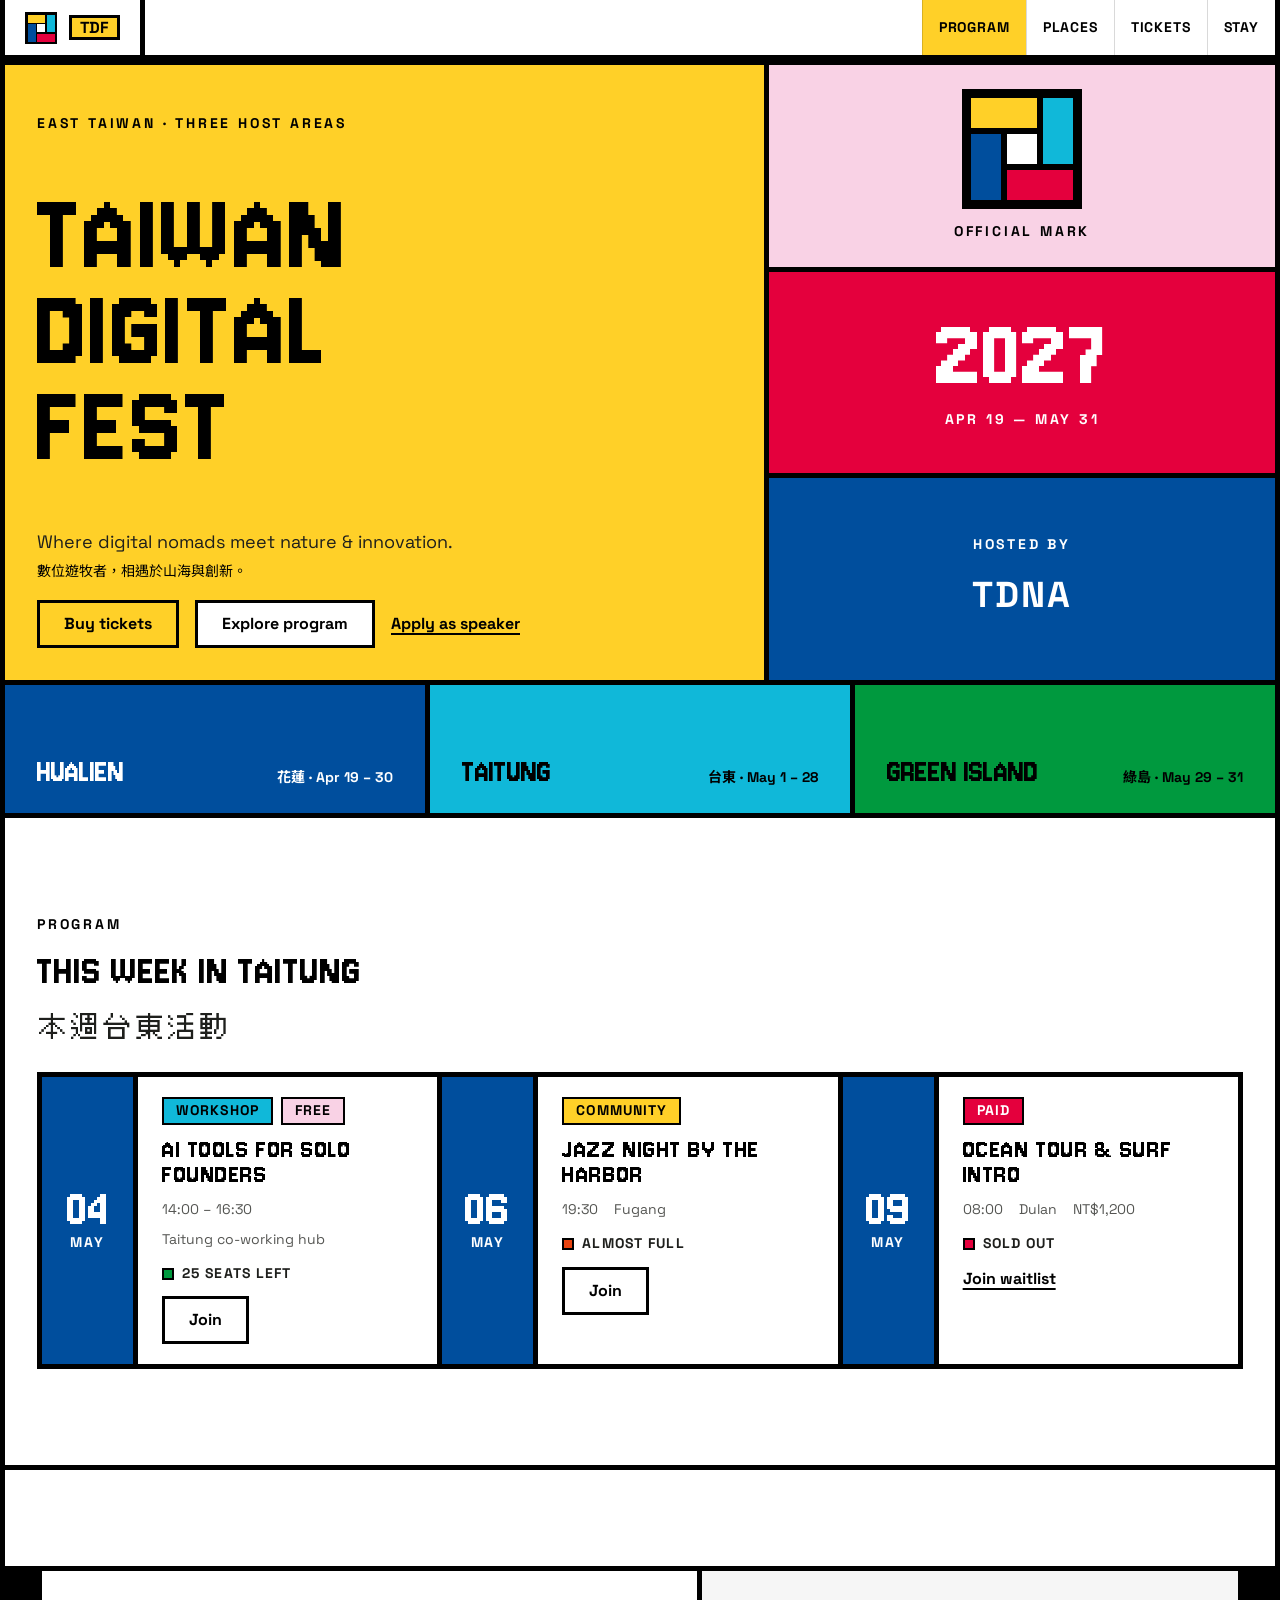
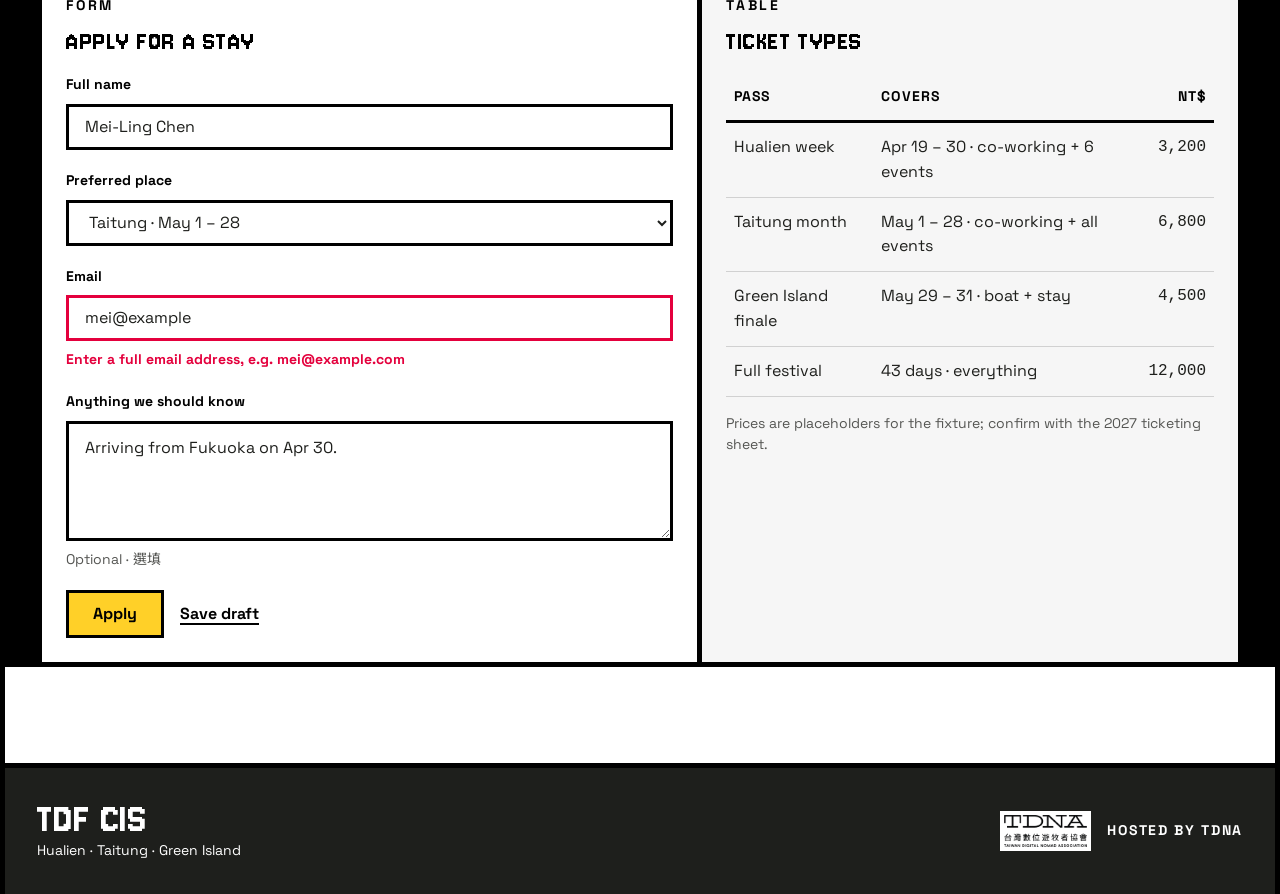
<file: design-system/components.html>
<!doctype html>
<html lang="zh-Hant">
  <head>
    <meta charset="utf-8" />
    <meta name="viewport" content="width=device-width, initial-scale=1" />
    <title>TDF - reference components</title>
    <meta name="description" content="Reference fixture for design-systems/tdf-2027: Mondrian black grid, pixel headings, 12 fixed swatches, hard edges, one dominant color per screen." />
    <link rel="preconnect" href="https://fonts.googleapis.com" />
    <link rel="preconnect" href="https://fonts.gstatic.com" crossorigin />
    <link href="https://fonts.googleapis.com/css2?family=Noto+Sans+TC:wght@400;500;700&family=Space+Grotesk:wght@400;500;700&display=swap" rel="stylesheet" />
    <link rel="stylesheet" href="fonts/fonts.css" />
    <style>
      :root {
        --bg: #FFFFFF;
        --surface: #F6F6F6;
        --surface-warm: #F9D2E5;
        --fg: #1E1F1C;
        --fg-2: #000000;
        --muted: color-mix(in oklab, #1E1F1C, white 28%);
        --meta: var(--muted);
        --border: #000000;
        --border-soft: color-mix(in oklab, #000000, transparent 85%);
        --accent: #FFD028;
        --accent-on: #000000;
        --accent-hover: color-mix(in oklab, var(--accent), black 8%);
        --accent-active: color-mix(in oklab, var(--accent), black 14%);
        --success: #00993E;
        --warn: #E74310;
        --danger: #E4003D;
        --font-display: "Jersey 10", "Space Grotesk", sans-serif;
        --font-body: "Space Grotesk", "Noto Sans TC", sans-serif;
        --font-mono: ui-monospace, "SF Mono", "JetBrains Mono", Menlo, Monaco, Consolas, monospace;
        --text-xs: 14px;
        --text-sm: 14px;
        --text-base: 16px;
        --text-lg: 18px;
        --text-xl: 28px;
        --text-2xl: 44px;
        --text-3xl: 64px;
        --text-4xl: 120px;
        --leading-body: 1.55;
        --leading-tight: 0.9;
        --tracking-display: 0.02em;
        --space-1: 4px;
        --space-2: 8px;
        --space-3: 12px;
        --space-4: 16px;
        --space-5: 20px;
        --space-6: 24px;
        --space-8: 32px;
        --space-12: 48px;
        --section-y-desktop: 96px;
        --section-y-tablet: 64px;
        --section-y-phone: 48px;
        --radius-sm: 0px;
        --radius-md: 0px;
        --radius-lg: 0px;
        --radius-pill: 0px;
        --elev-flat: none;
        --elev-ring: 0 0 0 1px var(--border);
        --elev-raised: 0 0 0 3px var(--border);
        --focus-ring: 0 0 0 3px var(--bg), 0 0 0 6px var(--fg-2);
        --motion-fast: 180ms;
        --motion-base: 220ms;
        --ease-standard: cubic-bezier(0, 0, 0.2, 1);
        --container-max: 1440px;
        --container-gutter-desktop: 32px;
        --container-gutter-tablet: 24px;
        --container-gutter-phone: 20px;
        --tdf-yellow: #FFD028;
        --tdf-cyan: #10B8D9;
        --tdf-orange: #E74310;
        --tdf-pink: #F9D2E5;
        --tdf-green: #00993E;
        --tdf-magenta: #E4003D;
        --tdf-purple: #C54090;
        --tdf-blue: #004E9D;
        --tdf-gray-50: #F6F6F6;
        --tdf-ink: #1E1F1C;
        --tdf-white: #FFFFFF;
        --tdf-black: #000000;
        --tdf-font-display-zh: "Cubic 11", "Noto Sans TC", sans-serif;
        --tdf-leading-display-zh: 1.45;
        --tdf-tracking-display-zh: 0.08em;
        --tdf-tracking-eyebrow: 0.2em;
        --tdf-line: 5px;
        --tdf-line-mobile: 3px;
        --tdf-module: 8px;
      }

      *, *::before, *::after { box-sizing: border-box; }
      html, body { margin: 0; padding: 0; }
      body { min-height: 100vh; background: var(--surface); color: var(--fg); font-family: var(--font-body); font-size: var(--text-base); line-height: var(--leading-body); -webkit-font-smoothing: antialiased; }
      img { display: block; max-width: 100%; }
      h1, h2, h3, p, ul { margin: 0; }
      .page { max-width: var(--container-max); margin-inline: auto; background: var(--bg); border-inline: var(--tdf-line) solid var(--border); }
      .container { padding-inline: var(--container-gutter-desktop); }
      section { padding-block: var(--section-y-desktop); border-bottom: var(--tdf-line) solid var(--border); }
      @media (max-width: 1023px) { .container { padding-inline: var(--container-gutter-tablet); } section { padding-block: var(--section-y-tablet); } }
      @media (max-width: 639px) { :root { --tdf-line: var(--tdf-line-mobile); } .container { padding-inline: var(--container-gutter-phone); } section { padding-block: var(--section-y-phone); } .page { border-inline: 0; } }

      /* type */
      h1, h2, h3 { font-family: var(--font-display); font-weight: 400; line-height: var(--leading-tight); letter-spacing: var(--tracking-display); text-transform: uppercase; color: var(--fg-2); }
      h1 { font-size: var(--text-4xl); }
      h2 { font-size: var(--text-2xl); }
      h3 { font-size: var(--text-xl); }
      .zh-heading { font-family: var(--tdf-font-display-zh); font-weight: 700; line-height: var(--tdf-leading-display-zh); letter-spacing: var(--tdf-tracking-display-zh); text-transform: none; }
      .eyebrow { color: var(--fg-2); font-size: var(--text-sm); font-weight: 700; letter-spacing: var(--tdf-tracking-eyebrow); text-transform: uppercase; }
      .lead { font-size: var(--text-lg); color: var(--fg); max-width: 60ch; }
      .caption { font-size: var(--text-sm); color: var(--muted); }
      .stack > * + * { margin-block-start: var(--space-4); }

      /* nav */
      .nav { position: sticky; top: 0; z-index: 2; display: flex; align-items: stretch; justify-content: space-between; min-height: 60px; background: var(--bg); border-bottom: var(--tdf-line) solid var(--border); }
      .nav-brand { display: inline-flex; align-items: center; gap: var(--space-3); padding: 0 var(--space-5); border-right: var(--tdf-line) solid var(--border); color: var(--fg-2); font-weight: 700; text-decoration: none; }
      .nav-brand img { width: 32px; height: 32px; }
      .nav-brand b { background: var(--accent); color: var(--accent-on); border: 3px solid var(--border); padding: 0 var(--space-2); line-height: 1.2; }
      .nav-links { display: flex; }
      .nav-links a { display: inline-flex; align-items: center; padding: 0 var(--space-4); font-size: var(--text-sm); font-weight: 700; letter-spacing: 0.06em; text-transform: uppercase; color: var(--fg-2); text-decoration: none; border-left: 1px solid var(--border-soft); transition: background-color var(--motion-fast) var(--ease-standard); }
      .nav-links a:hover { background: var(--surface); }
      .nav-links a[aria-current="page"] { background: var(--accent); color: var(--accent-on); }
      .nav-links a:focus-visible { outline: none; box-shadow: inset 0 0 0 3px var(--fg-2); }

      /* buttons */
      .actions { display: flex; flex-wrap: wrap; align-items: center; gap: var(--space-4); }
      .btn { display: inline-flex; align-items: center; justify-content: center; min-height: 48px; padding: 0 var(--space-6); border: 3px solid var(--border); border-radius: var(--radius-sm); background: var(--bg); color: var(--fg-2); font: 700 var(--text-base) / 1 var(--font-body); text-decoration: none; cursor: pointer; transition: background-color var(--motion-fast) var(--ease-standard), color var(--motion-fast) var(--ease-standard), transform var(--motion-fast) var(--ease-standard); }
      .btn:focus-visible { outline: none; box-shadow: var(--focus-ring); }
      .btn:active { transform: translate(2px, 2px); }
      .btn-primary { background: var(--accent); color: var(--accent-on); }
      .btn-primary:hover { background: var(--fg-2); color: var(--bg); }
      .btn-secondary:hover { background: var(--surface); color: var(--fg-2); }
      .link { color: var(--fg-2); font-weight: 700; text-decoration: underline; text-decoration-thickness: 2px; text-underline-offset: 4px; }
      .link:hover { text-decoration-color: var(--accent); }
      .link:focus-visible { outline: none; box-shadow: var(--focus-ring); }

      /* mondrian hero */
      .hero { display: grid; grid-template-columns: 1.5fr 1fr; gap: var(--tdf-line); background: var(--border); border-block: var(--tdf-line) solid var(--border); }
      .hero-main { background: var(--accent); color: var(--accent-on); padding: var(--space-12) var(--container-gutter-desktop) var(--space-8); display: flex; flex-direction: column; justify-content: space-between; gap: var(--space-8); min-height: 560px; }
      .hero-main h1 { display: flex; flex-direction: column; font-size: clamp(72px, 11vw, var(--text-4xl)); line-height: 0.8; }
      .hero-side { display: grid; grid-template-rows: 1fr 1fr 1fr; gap: var(--tdf-line); }
      .hero-cell { display: flex; flex-direction: column; align-items: center; justify-content: center; gap: var(--space-3); padding: var(--space-6); text-align: center; }
      .hero-cell img { width: 120px; height: 120px; }
      .hero-cell .year { font-family: var(--font-display); font-size: 104px; line-height: 0.8; }
      .cell-pink { background: var(--surface-warm); color: var(--fg-2); }
      .cell-magenta { background: var(--tdf-magenta); color: var(--bg); }
      .cell-blue { background: var(--tdf-blue); color: var(--bg); }
      .places { display: grid; grid-template-columns: repeat(3, 1fr); gap: var(--tdf-line); background: var(--border); border-bottom: var(--tdf-line) solid var(--border); }
      .place { min-height: 128px; display: flex; align-items: flex-end; justify-content: space-between; gap: var(--space-3); padding: var(--space-6) var(--container-gutter-desktop); }
      .place b { font-family: var(--font-display); font-weight: 400; font-size: 34px; line-height: 1; text-transform: uppercase; }
      .place span { font-size: var(--text-sm); font-weight: 700; text-align: right; }
      .place-blue { background: var(--tdf-blue); color: var(--bg); }
      .place-cyan { background: var(--tdf-cyan); color: var(--fg-2); }
      .place-green { background: var(--tdf-green); color: var(--fg-2); }

      /* cards */
      .grid { display: grid; gap: var(--tdf-line); background: var(--border); border: var(--tdf-line) solid var(--border); }
      .grid-3 { grid-template-columns: repeat(3, minmax(0, 1fr)); }
      .grid-2 { grid-template-columns: 1.1fr 0.9fr; }
      .cell { background: var(--bg); padding: var(--space-6); min-width: 0; }
      .event { display: grid; grid-template-columns: 96px 1fr; gap: 0; padding: 0; }
      .event-date { background: var(--tdf-blue); color: var(--bg); display: flex; flex-direction: column; align-items: center; justify-content: center; padding: var(--space-4); border-right: var(--tdf-line) solid var(--border); }
      .event-date b { font-family: var(--font-display); font-weight: 400; font-size: 56px; line-height: 0.8; }
      .event-date span { font-size: var(--text-sm); font-weight: 700; letter-spacing: 0.12em; text-transform: uppercase; }
      .event-body { padding: var(--space-5) var(--space-6); display: flex; flex-direction: column; gap: var(--space-3); }
      .meta-row { display: flex; flex-wrap: wrap; gap: var(--space-2) var(--space-4); font-size: var(--text-sm); color: var(--muted); }
      .tags { display: flex; flex-wrap: wrap; gap: var(--space-2); }
      .tag { display: inline-flex; align-items: center; min-height: 28px; padding: 0 var(--space-3); border: 2px solid var(--border); font-size: var(--text-sm); font-weight: 700; letter-spacing: 0.08em; text-transform: uppercase; }
      .tag-yellow { background: var(--tdf-yellow); color: var(--fg-2); }
      .tag-cyan { background: var(--tdf-cyan); color: var(--fg-2); }
      .tag-pink { background: var(--tdf-pink); color: var(--fg-2); }
      .tag-magenta { background: var(--tdf-magenta); color: var(--bg); }
      .status { display: inline-flex; align-items: center; gap: var(--space-2); font-size: var(--text-sm); font-weight: 700; text-transform: uppercase; letter-spacing: 0.08em; }
      .status::before { content: ""; width: 12px; height: 12px; border: 2px solid var(--border); background: var(--success); }
      .status-warn::before { background: var(--warn); }
      .status-danger::before { background: var(--danger); }

      /* form */
      .field { display: grid; gap: var(--space-2); }
      label { font-size: var(--text-sm); font-weight: 700; color: var(--fg-2); }
      input, select, textarea { width: 100%; min-height: 46px; padding: 0 var(--space-4); border: 3px solid var(--border); border-radius: var(--radius-sm); background: var(--bg); color: var(--fg); font: inherit; }
      textarea { min-height: 120px; padding-block: var(--space-3); }
      input:focus, select:focus, textarea:focus { outline: none; box-shadow: var(--focus-ring); border-bottom-color: var(--accent); }
      .field-error input { border-color: var(--danger); }
      .error { font-size: var(--text-sm); font-weight: 700; color: var(--danger); }
      .hint { font-size: var(--text-sm); color: var(--muted); }
      .form-grid { display: grid; gap: var(--space-5); }

      /* table */
      table { width: 100%; border-collapse: collapse; font-size: var(--text-base); }
      th, td { text-align: left; padding: var(--space-3) var(--space-2); border-bottom: 1px solid var(--border-soft); vertical-align: top; }
      thead th { background: var(--surface); color: var(--fg-2); font-size: var(--text-sm); letter-spacing: 0.08em; text-transform: uppercase; border-bottom: 3px solid var(--border); }
      td.num { font-family: var(--font-mono); font-variant-numeric: tabular-nums; text-align: right; }

      /* footer */
      .footer { display: grid; grid-template-columns: 1fr auto; gap: var(--space-8); align-items: center; padding: var(--space-8) var(--container-gutter-desktop); background: var(--fg); color: var(--bg); }
      .footer h2 { color: var(--bg); }
      .footer p { font-size: var(--text-sm); }
      .endorse { display: inline-flex; align-items: center; gap: var(--space-4); font-size: var(--text-sm); font-weight: 700; letter-spacing: 0.12em; text-transform: uppercase; }
      .endorse img { height: 40px; width: auto; background: var(--bg); padding: var(--space-1); }

      @media (max-width: 860px) {
        .hero, .grid-3, .grid-2, .places, .footer { grid-template-columns: 1fr; }
        .hero-side { grid-template-rows: auto; grid-template-columns: repeat(3, 1fr); }
        .hero-cell img { width: 64px; height: 64px; } .hero-cell .year { font-size: 56px; }
        .hero-main { min-height: 420px; }
      }
      @media (prefers-reduced-motion: reduce) { .btn, .nav-links a { transition: none; } }
    </style>
  </head>
  <body>
    <main class="page">
      <nav class="nav" aria-label="Site">
        <a class="nav-brand" href="#"><img src="assets/favicon.svg" alt="" /><b>TDF</b></a>
        <div class="nav-links"><a href="#" aria-current="page">Program</a><a href="#">Places</a><a href="#">Tickets</a><a href="#">Stay</a></div>
      </nav>

      <header class="hero">
        <div class="hero-main">
          <p class="eyebrow">East Taiwan · Three host areas</p>
          <h1><span>Taiwan</span><span>Digital</span><span>Fest</span></h1>
          <div class="stack">
            <p class="lead">Where digital nomads meet nature &amp; innovation.<br /><span class="caption" style="color: var(--fg-2)">數位遊牧者，相遇於山海與創新。</span></p>
            <div class="actions" aria-label="Hero actions"><a class="btn btn-primary" href="#">Buy tickets</a><a class="btn btn-secondary" href="#">Explore program</a><a class="link" href="#">Apply as speaker</a></div>
          </div>
        </div>
        <div class="hero-side">
          <div class="hero-cell cell-pink"><img src="assets/favicon.svg" alt="TDF mark" /><span class="eyebrow">Official mark</span></div>
          <div class="hero-cell cell-magenta"><span class="year">2027</span><span class="eyebrow" style="color: inherit">Apr 19 — May 31</span></div>
          <div class="hero-cell cell-blue"><span class="eyebrow" style="color: inherit">Hosted by</span><strong style="font-size: 36px; letter-spacing: 0.06em">TDNA</strong></div>
        </div>
      </header>
      <div class="places" aria-label="Host areas">
        <div class="place place-blue"><b>Hualien</b><span>花蓮 · Apr 19 – 30</span></div>
        <div class="place place-cyan"><b>Taitung</b><span>台東 · May 1 – 28</span></div>
        <div class="place place-green"><b>Green Island</b><span>綠島 · May 29 – 31</span></div>
      </div>

      <section>
        <div class="container stack">
          <p class="eyebrow">Program</p>
          <h2>This week in Taitung</h2>
          <p class="zh-heading" style="font-size: var(--text-xl)">本週台東活動</p>
          <div class="grid grid-3" style="margin-block-start: var(--space-6)">
            <article class="cell event">
              <div class="event-date"><b>04</b><span>May</span></div>
              <div class="event-body"><div class="tags"><span class="tag tag-cyan">Workshop</span><span class="tag tag-pink">Free</span></div><h3>AI tools for solo founders</h3><div class="meta-row"><span>14:00 – 16:30</span><span>Taitung co-working hub</span></div><span class="status">25 seats left</span><div class="actions"><a class="btn btn-secondary" href="#">Join</a></div></div>
            </article>
            <article class="cell event">
              <div class="event-date"><b>06</b><span>May</span></div>
              <div class="event-body"><div class="tags"><span class="tag tag-yellow">Community</span></div><h3>Jazz night by the harbor</h3><div class="meta-row"><span>19:30</span><span>Fugang</span></div><span class="status status-warn">Almost full</span><div class="actions"><a class="btn btn-secondary" href="#">Join</a></div></div>
            </article>
            <article class="cell event">
              <div class="event-date"><b>09</b><span>May</span></div>
              <div class="event-body"><div class="tags"><span class="tag tag-magenta">Paid</span></div><h3>Ocean tour &amp; surf intro</h3><div class="meta-row"><span>08:00</span><span>Dulan</span><span>NT$1,200</span></div><span class="status status-danger">Sold out</span><div class="actions"><a class="link" href="#">Join waitlist</a></div></div>
            </article>
          </div>
        </div>
      </section>

      <section>
        <div class="container grid grid-2">
          <article class="cell">
            <p class="eyebrow">Form</p>
            <h3 style="margin-block: var(--space-3) var(--space-5)">Apply for a stay</h3>
            <form class="form-grid">
              <div class="field"><label for="tdf-name">Full name</label><input id="tdf-name" value="Mei-Ling Chen" /></div>
              <div class="field"><label for="tdf-place">Preferred place</label><select id="tdf-place"><option>Hualien · Apr 19 – 30</option><option selected>Taitung · May 1 – 28</option><option>Green Island · May 29 – 31</option></select></div>
              <div class="field field-error"><label for="tdf-email">Email</label><input id="tdf-email" value="mei@example" aria-describedby="tdf-email-err" /><span id="tdf-email-err" class="error">Enter a full email address, e.g. mei@example.com</span></div>
              <div class="field"><label for="tdf-note">Anything we should know</label><textarea id="tdf-note">Arriving from Fukuoka on Apr 30.</textarea><span class="hint">Optional · 選填</span></div>
              <div class="actions"><button type="button" class="btn btn-primary">Apply</button><a class="link" href="#">Save draft</a></div>
            </form>
          </article>
          <article class="cell" style="background: var(--surface)">
            <p class="eyebrow">Table</p>
            <h3 style="margin-block: var(--space-3) var(--space-5)">Ticket types</h3>
            <table>
              <thead><tr><th>Pass</th><th>Covers</th><th style="text-align: right">NT$</th></tr></thead>
              <tbody>
                <tr><td>Hualien week</td><td>Apr 19 – 30 · co-working + 6 events</td><td class="num">3,200</td></tr>
                <tr><td>Taitung month</td><td>May 1 – 28 · co-working + all events</td><td class="num">6,800</td></tr>
                <tr><td>Green Island finale</td><td>May 29 – 31 · boat + stay</td><td class="num">4,500</td></tr>
                <tr><td>Full festival</td><td>43 days · everything</td><td class="num">12,000</td></tr>
              </tbody>
            </table>
            <p class="caption" style="margin-block-start: var(--space-4)">Prices are placeholders for the fixture; confirm with the 2027 ticketing sheet.</p>
          </article>
        </div>
      </section>

      <footer class="footer">
        <div><h2>TDF CIS</h2><p>Hualien · Taitung · Green Island</p></div>
        <span class="endorse"><img src="assets/tdna-logo.png" alt="TDNA logo" /> Hosted by TDNA</span>
      </footer>
    </main>
  </body>
</html>
</file>
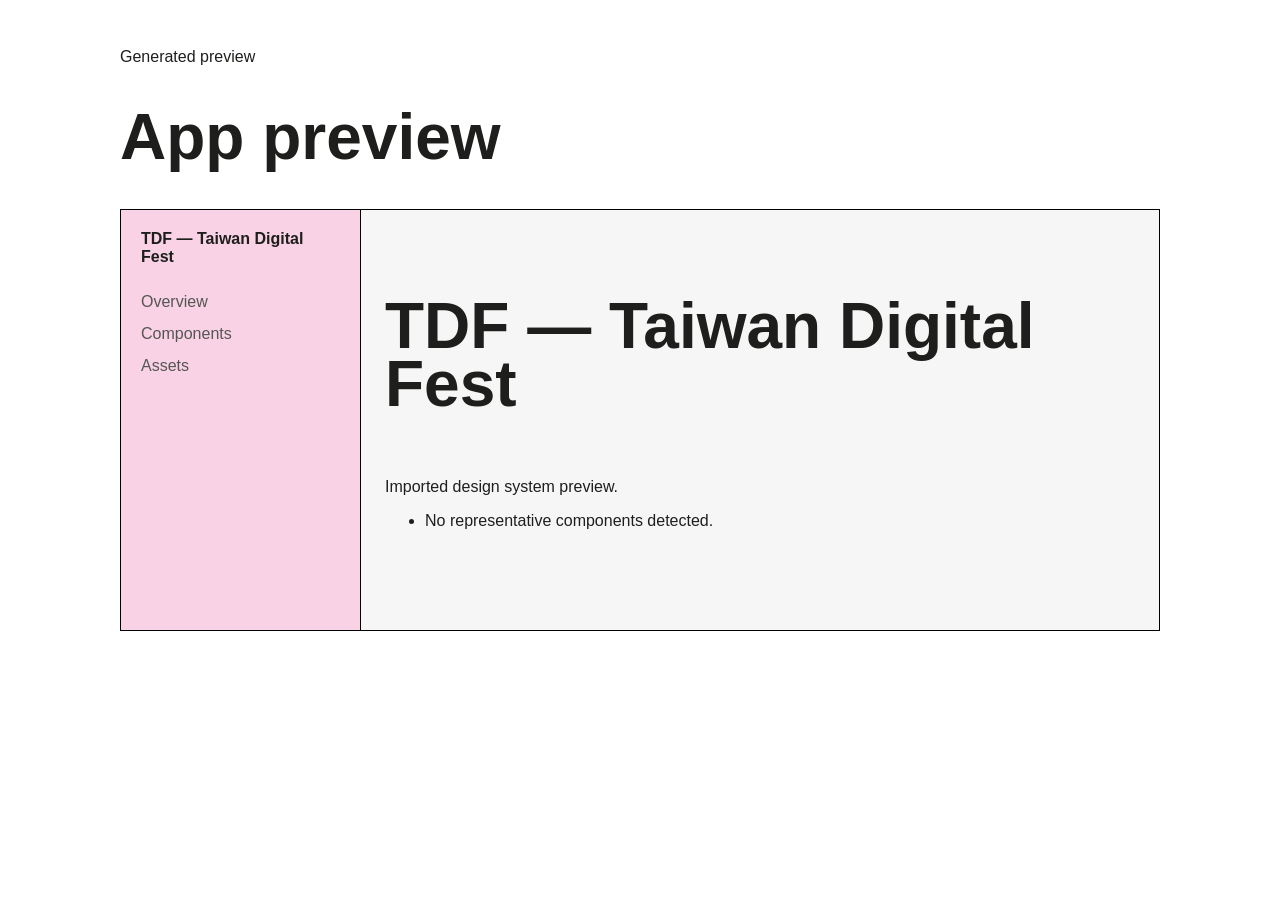
<file: design-system/preview/app.html>
<!doctype html>
<html lang="en">
  <head>
    <meta charset="utf-8" />
    <meta name="viewport" content="width=device-width, initial-scale=1" />
    <title>TDF — Taiwan Digital Fest app preview</title>
    <link rel="stylesheet" href="../tokens.css" />
    <style>
      body { margin: 0; font-family: var(--font-body); color: var(--fg); background: var(--bg); }
      main { max-width: 1040px; margin: 0 auto; padding: var(--space-8) var(--space-5); }
      h1 { font-size: var(--text-3xl); line-height: var(--leading-tight); }
      .grid { display: grid; grid-template-columns: repeat(auto-fit, minmax(180px, 1fr)); gap: var(--space-4); }
      .swatch, .meter, label { display: grid; gap: var(--space-2); padding: var(--space-4); background: var(--surface); border: 1px solid var(--border); border-radius: var(--radius-md); }
      .swatch div { height: 96px; border-radius: var(--radius-sm); border: 1px solid var(--border-soft); }
      .meter span { display: block; height: 20px; background: var(--accent); border-radius: var(--radius-sm); }
      button { border: 1px solid transparent; border-radius: var(--radius-md); padding: .7rem 1rem; font: inherit; }
      .primary { background: var(--accent); color: var(--accent-on); }
      .secondary { background: var(--surface-warm); border-color: var(--border); color: var(--fg); }
      input, textarea { border: 1px solid var(--border); border-radius: var(--radius-md); padding: .75rem; font: inherit; color: var(--fg); background: var(--surface); }
      .app-shell { display: grid; grid-template-columns: 240px 1fr; min-height: 420px; background: var(--surface); border: 1px solid var(--border); border-radius: var(--radius-lg); overflow: hidden; }
      aside { padding: var(--space-5); background: var(--surface-warm); border-right: 1px solid var(--border); }
      aside nav { margin-top: var(--space-5); color: var(--muted); line-height: 2; }
      .app-shell main { margin: 0; padding: var(--space-6); }
    </style>
  </head>
  <body>
    <main>
      <p>Generated preview</p>
      <h1>App preview</h1>
      <section class="grid"><section class="app-shell"><aside><strong>TDF — Taiwan Digital Fest</strong><nav>Overview<br/>Components<br/>Assets</nav></aside><main><h1>TDF — Taiwan Digital Fest</h1><p>Imported design system preview.</p><ul><li>No representative components detected.</li></ul></main></section></section>
    </main>
  </body>
</html>
</file>
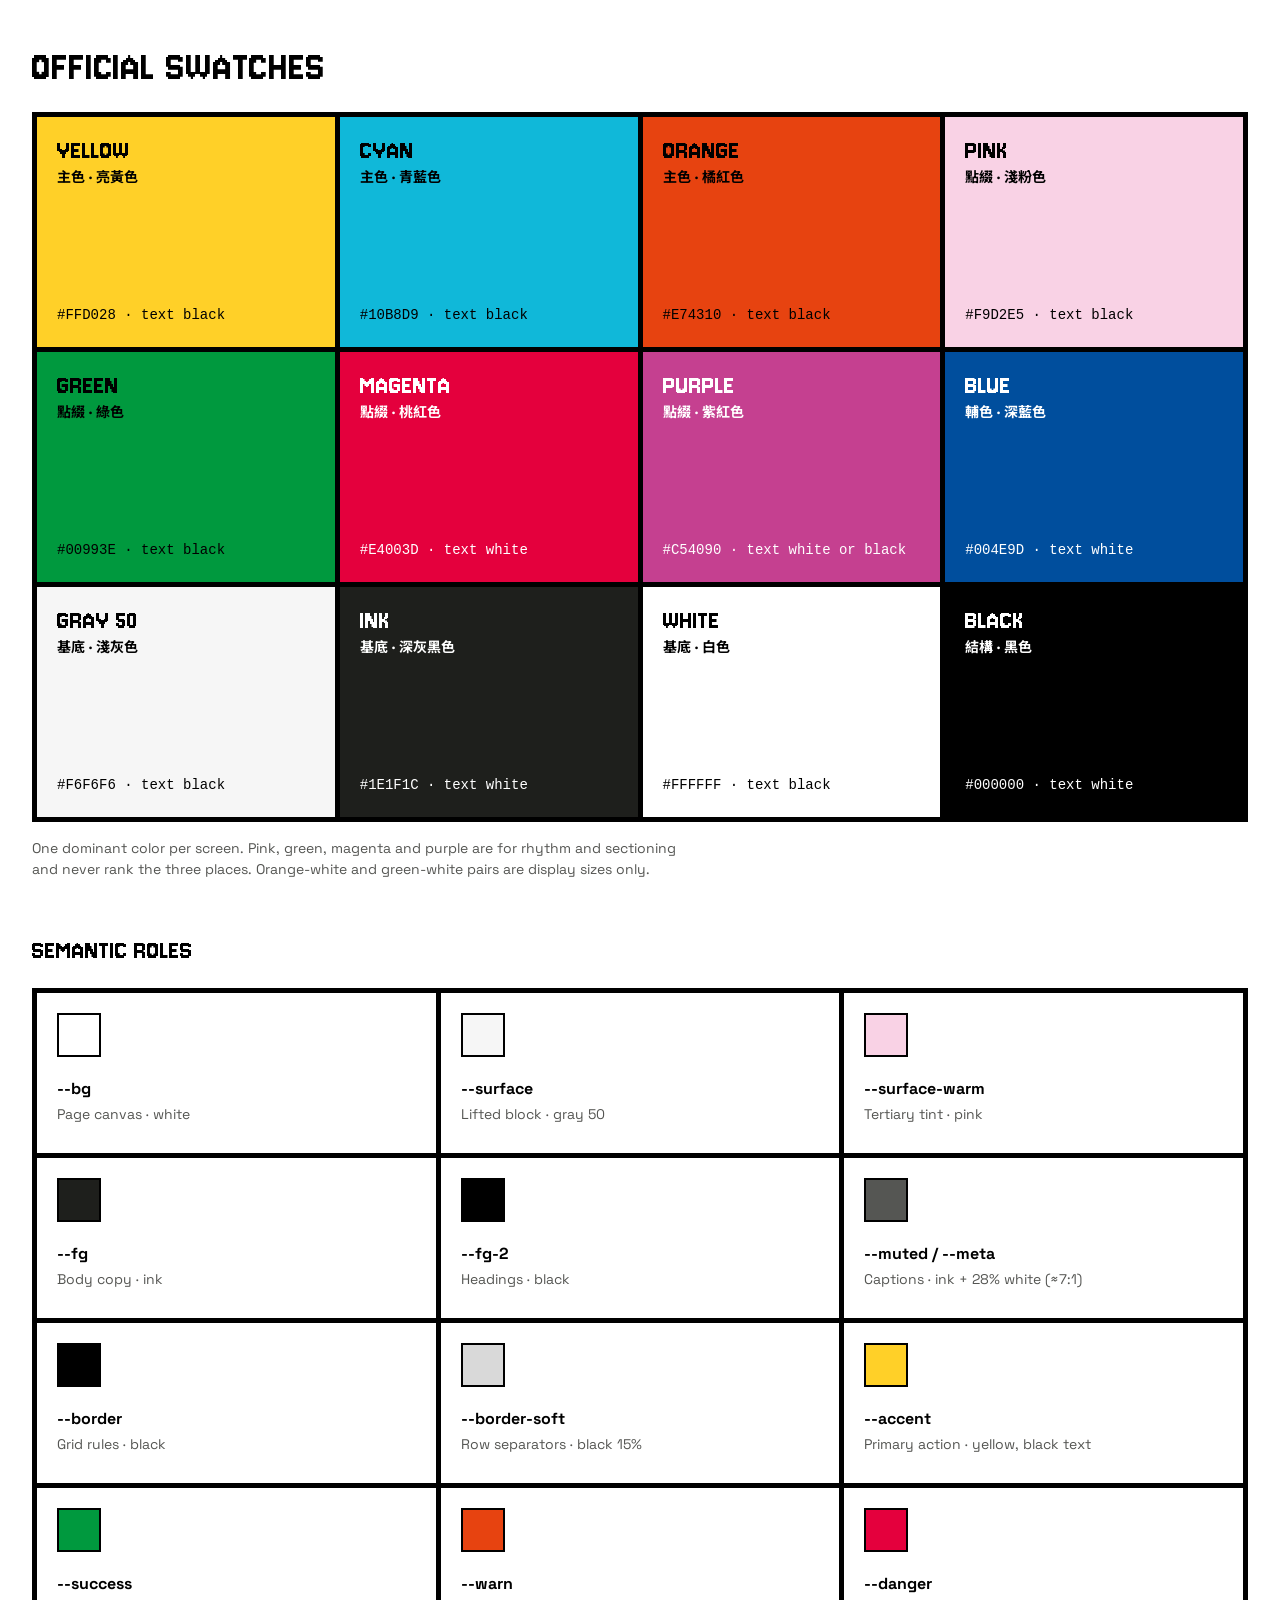
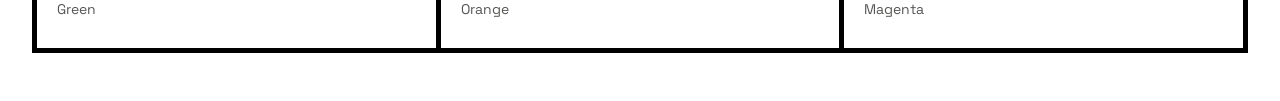
<file: design-system/preview/colors.html>
<!doctype html>
<html lang="zh-Hant">
  <head>
    <meta charset="utf-8" />
    <meta name="viewport" content="width=device-width, initial-scale=1" />
    <title>TDF colors</title>
    <link href="https://fonts.googleapis.com/css2?family=Noto+Sans+TC:wght@400;700&family=Space+Grotesk:wght@400;700&display=swap" rel="stylesheet" />
    <link rel="stylesheet" href="../fonts/fonts.css" />
    <link rel="stylesheet" href="../tokens.css" />
    <style>
      body { margin: 0; background: var(--bg); color: var(--fg); font-family: var(--font-body); font-size: var(--text-base); line-height: var(--leading-body); }
      main { max-width: var(--container-max); margin: 0 auto; padding: var(--space-12) var(--container-gutter-desktop); }
      h1 { margin: 0 0 var(--space-6); font-family: var(--font-display); font-weight: 400; font-size: var(--text-2xl); line-height: var(--leading-tight); letter-spacing: var(--tracking-display); text-transform: uppercase; color: var(--fg-2); }
      h2 { margin: var(--space-12) 0 var(--space-4); font-family: var(--font-display); font-weight: 400; font-size: var(--text-xl); text-transform: uppercase; color: var(--fg-2); }
      .grid { display: grid; grid-template-columns: repeat(4, minmax(0, 1fr)); gap: var(--tdf-line); background: var(--border); border: var(--tdf-line) solid var(--border); }
      .swatch { min-height: 190px; padding: var(--space-5); display: flex; flex-direction: column; justify-content: space-between; }
      .swatch b { font-family: var(--font-display); font-weight: 400; font-size: var(--text-xl); text-transform: uppercase; line-height: 1; }
      .swatch span { font-size: var(--text-sm); font-weight: 700; }
      .swatch code { font-family: var(--font-mono); font-size: var(--text-sm); }
      .roles { grid-template-columns: repeat(3, minmax(0, 1fr)); }
      .roles article { min-height: 120px; padding: var(--space-5); background: var(--bg); color: var(--fg); }
      .roles .chip { display: inline-block; width: 40px; height: 40px; border: 2px solid var(--border); background: var(--value); margin-bottom: var(--space-3); }
      .roles strong { display: block; color: var(--fg-2); }
      .roles span { font-size: var(--text-sm); color: var(--muted); }
      p.note { margin: var(--space-4) 0 0; font-size: var(--text-sm); color: var(--muted); max-width: 72ch; }
      @media (max-width: 760px) { .grid, .roles { grid-template-columns: 1fr 1fr; } }
    </style>
  </head>
  <body>
    <main>
      <h1>Official swatches</h1>
      <section class="grid" aria-label="Twelve official swatches">
        <article class="swatch" style="background: var(--tdf-yellow); color: #000"><div><b>Yellow</b><br /><span>主色 · 亮黃色</span></div><code>#FFD028 · text black</code></article>
        <article class="swatch" style="background: var(--tdf-cyan); color: #000"><div><b>Cyan</b><br /><span>主色 · 青藍色</span></div><code>#10B8D9 · text black</code></article>
        <article class="swatch" style="background: var(--tdf-orange); color: #000"><div><b>Orange</b><br /><span>主色 · 橘紅色</span></div><code>#E74310 · text black</code></article>
        <article class="swatch" style="background: var(--tdf-pink); color: #000"><div><b>Pink</b><br /><span>點綴 · 淺粉色</span></div><code>#F9D2E5 · text black</code></article>
        <article class="swatch" style="background: var(--tdf-green); color: #000"><div><b>Green</b><br /><span>點綴 · 綠色</span></div><code>#00993E · text black</code></article>
        <article class="swatch" style="background: var(--tdf-magenta); color: #fff"><div><b>Magenta</b><br /><span>點綴 · 桃紅色</span></div><code>#E4003D · text white</code></article>
        <article class="swatch" style="background: var(--tdf-purple); color: #fff"><div><b>Purple</b><br /><span>點綴 · 紫紅色</span></div><code>#C54090 · text white or black</code></article>
        <article class="swatch" style="background: var(--tdf-blue); color: #fff"><div><b>Blue</b><br /><span>輔色 · 深藍色</span></div><code>#004E9D · text white</code></article>
        <article class="swatch" style="background: var(--tdf-gray-50); color: #000"><div><b>Gray 50</b><br /><span>基底 · 淺灰色</span></div><code>#F6F6F6 · text black</code></article>
        <article class="swatch" style="background: var(--tdf-ink); color: #fff"><div><b>Ink</b><br /><span>基底 · 深灰黑色</span></div><code>#1E1F1C · text white</code></article>
        <article class="swatch" style="background: var(--tdf-white); color: #000"><div><b>White</b><br /><span>基底 · 白色</span></div><code>#FFFFFF · text black</code></article>
        <article class="swatch" style="background: var(--tdf-black); color: #fff"><div><b>Black</b><br /><span>結構 · 黑色</span></div><code>#000000 · text white</code></article>
      </section>
      <p class="note">One dominant color per screen. Pink, green, magenta and purple are for rhythm and sectioning and never rank the three places. Orange-white and green-white pairs are display sizes only.</p>

      <h2>Semantic roles</h2>
      <section class="grid roles" aria-label="Token roles">
        <article><span class="chip" style="--value: var(--bg)"></span><strong>--bg</strong><span>Page canvas · white</span></article>
        <article><span class="chip" style="--value: var(--surface)"></span><strong>--surface</strong><span>Lifted block · gray 50</span></article>
        <article><span class="chip" style="--value: var(--surface-warm)"></span><strong>--surface-warm</strong><span>Tertiary tint · pink</span></article>
        <article><span class="chip" style="--value: var(--fg)"></span><strong>--fg</strong><span>Body copy · ink</span></article>
        <article><span class="chip" style="--value: var(--fg-2)"></span><strong>--fg-2</strong><span>Headings · black</span></article>
        <article><span class="chip" style="--value: var(--muted)"></span><strong>--muted / --meta</strong><span>Captions · ink + 28% white (≈7:1)</span></article>
        <article><span class="chip" style="--value: var(--border)"></span><strong>--border</strong><span>Grid rules · black</span></article>
        <article><span class="chip" style="--value: var(--border-soft)"></span><strong>--border-soft</strong><span>Row separators · black 15%</span></article>
        <article><span class="chip" style="--value: var(--accent)"></span><strong>--accent</strong><span>Primary action · yellow, black text</span></article>
        <article><span class="chip" style="--value: var(--success)"></span><strong>--success</strong><span>Green</span></article>
        <article><span class="chip" style="--value: var(--warn)"></span><strong>--warn</strong><span>Orange</span></article>
        <article><span class="chip" style="--value: var(--danger)"></span><strong>--danger</strong><span>Magenta</span></article>
      </section>
    </main>
  </body>
</html>
</file>
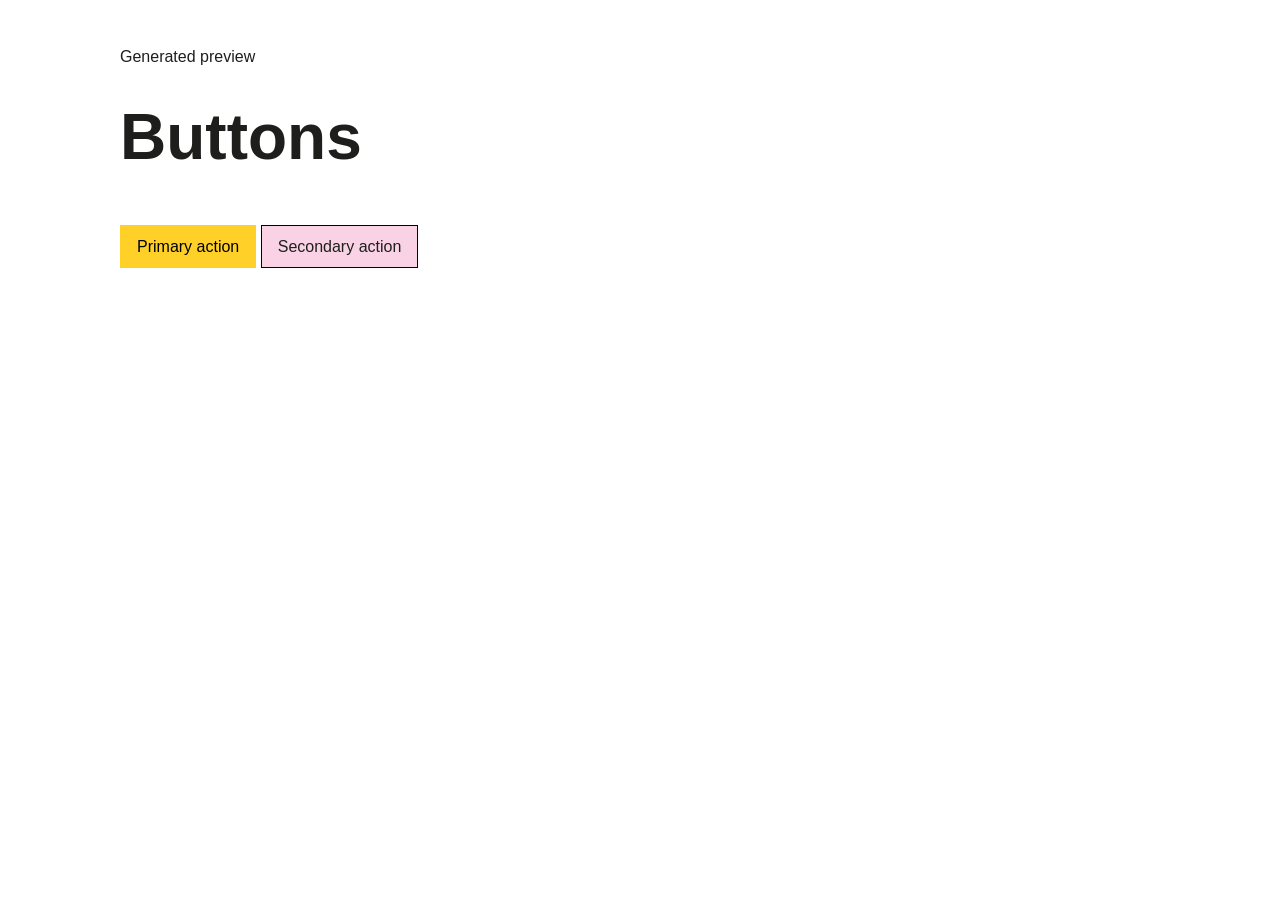
<file: design-system/preview/components-buttons.html>
<!doctype html>
<html lang="en">
  <head>
    <meta charset="utf-8" />
    <meta name="viewport" content="width=device-width, initial-scale=1" />
    <title>TDF — Taiwan Digital Fest buttons</title>
    <link rel="stylesheet" href="../tokens.css" />
    <style>
      body { margin: 0; font-family: var(--font-body); color: var(--fg); background: var(--bg); }
      main { max-width: 1040px; margin: 0 auto; padding: var(--space-8) var(--space-5); }
      h1 { font-size: var(--text-3xl); line-height: var(--leading-tight); }
      .grid { display: grid; grid-template-columns: repeat(auto-fit, minmax(180px, 1fr)); gap: var(--space-4); }
      .swatch, .meter, label { display: grid; gap: var(--space-2); padding: var(--space-4); background: var(--surface); border: 1px solid var(--border); border-radius: var(--radius-md); }
      .swatch div { height: 96px; border-radius: var(--radius-sm); border: 1px solid var(--border-soft); }
      .meter span { display: block; height: 20px; background: var(--accent); border-radius: var(--radius-sm); }
      button { border: 1px solid transparent; border-radius: var(--radius-md); padding: .7rem 1rem; font: inherit; }
      .primary { background: var(--accent); color: var(--accent-on); }
      .secondary { background: var(--surface-warm); border-color: var(--border); color: var(--fg); }
      input, textarea { border: 1px solid var(--border); border-radius: var(--radius-md); padding: .75rem; font: inherit; color: var(--fg); background: var(--surface); }
      .app-shell { display: grid; grid-template-columns: 240px 1fr; min-height: 420px; background: var(--surface); border: 1px solid var(--border); border-radius: var(--radius-lg); overflow: hidden; }
      aside { padding: var(--space-5); background: var(--surface-warm); border-right: 1px solid var(--border); }
      aside nav { margin-top: var(--space-5); color: var(--muted); line-height: 2; }
      .app-shell main { margin: 0; padding: var(--space-6); }
    </style>
  </head>
  <body>
    <main>
      <p>Generated preview</p>
      <h1>Buttons</h1>
      <section class="grid"><p><button class="primary">Primary action</button> <button class="secondary">Secondary action</button></p></section>
    </main>
  </body>
</html>
</file>
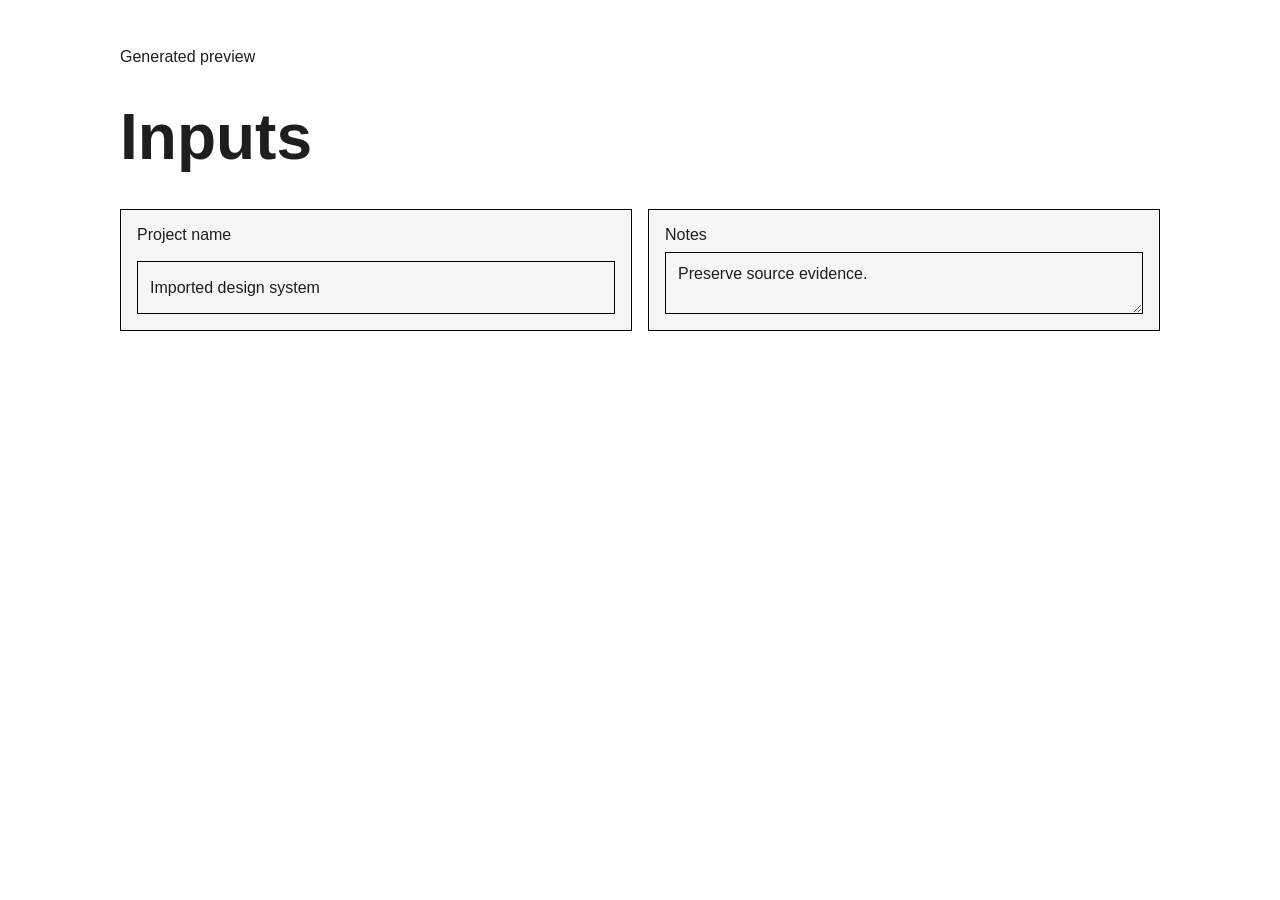
<file: design-system/preview/components-inputs.html>
<!doctype html>
<html lang="en">
  <head>
    <meta charset="utf-8" />
    <meta name="viewport" content="width=device-width, initial-scale=1" />
    <title>TDF — Taiwan Digital Fest inputs</title>
    <link rel="stylesheet" href="../tokens.css" />
    <style>
      body { margin: 0; font-family: var(--font-body); color: var(--fg); background: var(--bg); }
      main { max-width: 1040px; margin: 0 auto; padding: var(--space-8) var(--space-5); }
      h1 { font-size: var(--text-3xl); line-height: var(--leading-tight); }
      .grid { display: grid; grid-template-columns: repeat(auto-fit, minmax(180px, 1fr)); gap: var(--space-4); }
      .swatch, .meter, label { display: grid; gap: var(--space-2); padding: var(--space-4); background: var(--surface); border: 1px solid var(--border); border-radius: var(--radius-md); }
      .swatch div { height: 96px; border-radius: var(--radius-sm); border: 1px solid var(--border-soft); }
      .meter span { display: block; height: 20px; background: var(--accent); border-radius: var(--radius-sm); }
      button { border: 1px solid transparent; border-radius: var(--radius-md); padding: .7rem 1rem; font: inherit; }
      .primary { background: var(--accent); color: var(--accent-on); }
      .secondary { background: var(--surface-warm); border-color: var(--border); color: var(--fg); }
      input, textarea { border: 1px solid var(--border); border-radius: var(--radius-md); padding: .75rem; font: inherit; color: var(--fg); background: var(--surface); }
      .app-shell { display: grid; grid-template-columns: 240px 1fr; min-height: 420px; background: var(--surface); border: 1px solid var(--border); border-radius: var(--radius-lg); overflow: hidden; }
      aside { padding: var(--space-5); background: var(--surface-warm); border-right: 1px solid var(--border); }
      aside nav { margin-top: var(--space-5); color: var(--muted); line-height: 2; }
      .app-shell main { margin: 0; padding: var(--space-6); }
    </style>
  </head>
  <body>
    <main>
      <p>Generated preview</p>
      <h1>Inputs</h1>
      <section class="grid"><label>Project name<input value="Imported design system" /></label><label>Notes<textarea>Preserve source evidence.</textarea></label></section>
    </main>
  </body>
</html>
</file>
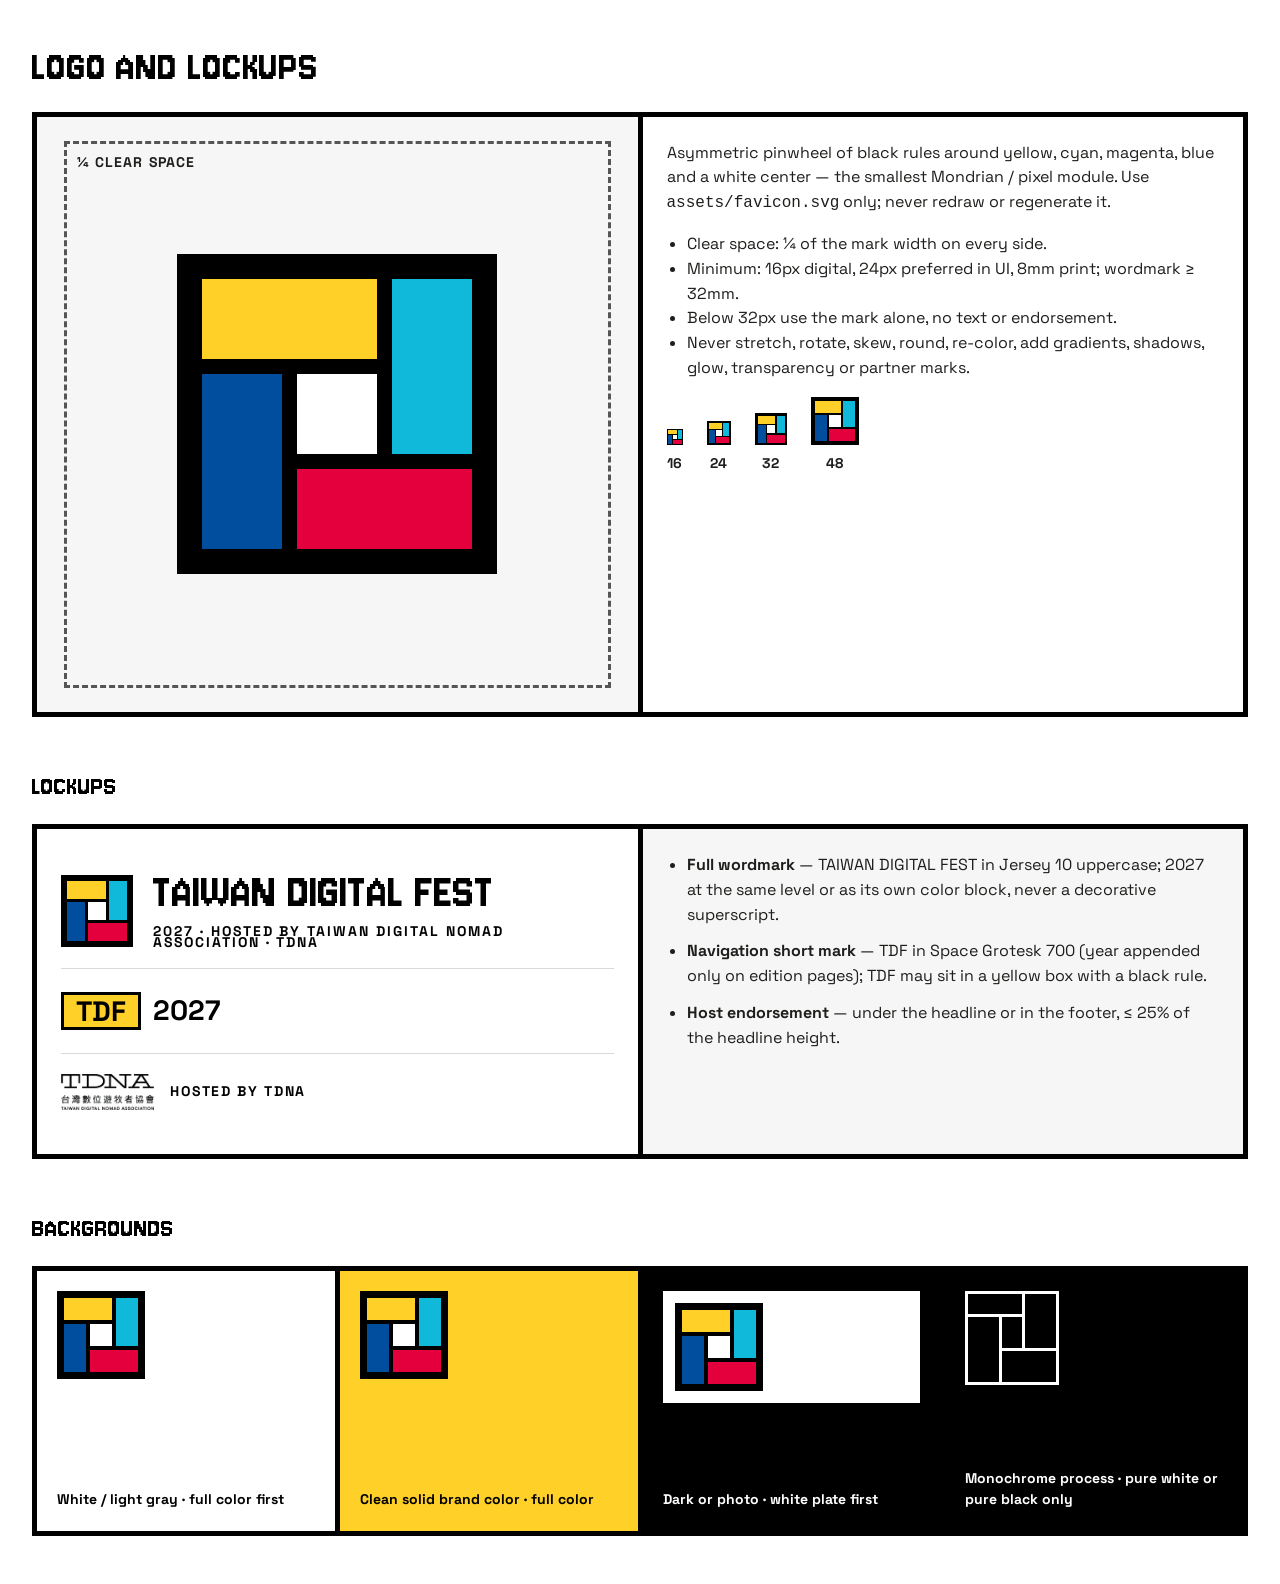
<file: design-system/preview/logo.html>
<!doctype html>
<html lang="zh-Hant">
  <head>
    <meta charset="utf-8" />
    <meta name="viewport" content="width=device-width, initial-scale=1" />
    <title>TDF logo and lockups</title>
    <link href="https://fonts.googleapis.com/css2?family=Noto+Sans+TC:wght@400;700&family=Space+Grotesk:wght@400;700&display=swap" rel="stylesheet" />
    <link rel="stylesheet" href="../fonts/fonts.css" />
    <link rel="stylesheet" href="../tokens.css" />
    <style>
      body { margin: 0; background: var(--bg); color: var(--fg); font-family: var(--font-body); font-size: var(--text-base); line-height: var(--leading-body); }
      main { max-width: var(--container-max); margin: 0 auto; padding: var(--space-12) var(--container-gutter-desktop); }
      img { display: block; max-width: 100%; }
      h1 { margin: 0 0 var(--space-6); font-family: var(--font-display); font-weight: 400; font-size: var(--text-2xl); line-height: var(--leading-tight); letter-spacing: var(--tracking-display); text-transform: uppercase; color: var(--fg-2); }
      h2 { margin: var(--space-12) 0 var(--space-4); font-family: var(--font-display); font-weight: 400; font-size: var(--text-xl); text-transform: uppercase; color: var(--fg-2); }
      .grid { display: grid; gap: var(--tdf-line); background: var(--border); border: var(--tdf-line) solid var(--border); }
      .g2 { grid-template-columns: 1fr 1fr; } .g4 { grid-template-columns: repeat(4, minmax(0, 1fr)); }
      .cell { background: var(--bg); padding: var(--space-6); min-width: 0; }
      .stage { min-height: 420px; display: flex; align-items: center; justify-content: center; background: var(--surface); }
      .clear { width: min(320px, 60vw); aspect-ratio: 1; padding: 20%; border: 3px dashed var(--muted); position: relative; }
      .clear::before { content: "¼ clear space"; position: absolute; top: 8px; left: 10px; font-size: var(--text-sm); font-weight: 700; text-transform: uppercase; letter-spacing: 0.08em; }
      .clear img { width: 100%; height: 100%; }
      .lockup { display: flex; align-items: center; gap: var(--space-5); padding: var(--space-5) 0; border-bottom: 1px solid var(--border-soft); }
      .lockup:last-child { border-bottom: 0; }
      .lockup img { width: 72px; height: 72px; flex: none; }
      .wordmark { font-family: var(--font-display); font-size: clamp(36px, 4vw, 56px); line-height: 0.8; text-transform: uppercase; color: var(--fg-2); }
      .wordmark small { display: block; margin-top: var(--space-3); font-family: var(--font-body); font-size: var(--text-sm); font-weight: 700; letter-spacing: 0.14em; text-transform: none; }
      .short { display: inline-flex; align-items: center; gap: var(--space-3); font-weight: 700; font-size: var(--text-xl); color: var(--fg-2); }
      .short b { background: var(--accent); color: var(--accent-on); border: 3px solid var(--border); padding: 0 var(--space-3); line-height: 1.15; }
      .endorse { display: inline-flex; align-items: center; gap: var(--space-4); font-size: var(--text-sm); font-weight: 700; letter-spacing: 0.12em; text-transform: uppercase; color: var(--fg-2); }
      .endorse img { width: auto; height: 36px; }
      .bg { min-height: 220px; display: flex; flex-direction: column; justify-content: space-between; padding: var(--space-5); font-size: var(--text-sm); font-weight: 700; }
      .bg img { width: 88px; height: 88px; }
      .plate { background: #fff; padding: var(--space-3); display: inline-block; }
      .mono { width: 88px; height: 88px; display: grid; grid-template-columns: repeat(8, 1fr); grid-template-rows: repeat(8, 1fr); gap: 3px; background: #fff; border: 3px solid #fff; }
      .mono i { background: #000; }
      .sizes { display: flex; align-items: flex-end; gap: var(--space-6); margin-top: var(--space-4); font-size: var(--text-sm); font-weight: 700; text-align: center; }
      .sizes figure { margin: 0; } .sizes img { margin: 0 auto var(--space-2); }
      ul { margin: 0; padding-left: 20px; }
      @media (max-width: 760px) { .g2, .g4 { grid-template-columns: 1fr; } }
    </style>
  </head>
  <body>
    <main>
      <h1>Logo and lockups</h1>
      <section class="grid g2" aria-label="Mark and rules">
        <div class="cell stage"><div class="clear"><img src="../assets/favicon.svg" alt="TDF official mark with quarter-width clear space" /></div></div>
        <div class="cell">
          <p style="margin: 0 0 var(--space-4)">Asymmetric pinwheel of black rules around yellow, cyan, magenta, blue and a white center — the smallest Mondrian / pixel module. Use <code>assets/favicon.svg</code> only; never redraw or regenerate it.</p>
          <ul>
            <li>Clear space: ¼ of the mark width on every side.</li>
            <li>Minimum: 16px digital, 24px preferred in UI, 8mm print; wordmark ≥ 32mm.</li>
            <li>Below 32px use the mark alone, no text or endorsement.</li>
            <li>Never stretch, rotate, skew, round, re-color, add gradients, shadows, glow, transparency or partner marks.</li>
          </ul>
          <div class="sizes"><figure><img src="../assets/favicon.svg" width="16" height="16" alt="" />16</figure><figure><img src="../assets/favicon.svg" width="24" height="24" alt="" />24</figure><figure><img src="../assets/favicon.svg" width="32" height="32" alt="" />32</figure><figure><img src="../assets/favicon.svg" width="48" height="48" alt="" />48</figure></div>
        </div>
      </section>

      <h2>Lockups</h2>
      <section class="grid g2">
        <div class="cell">
          <div class="lockup"><img src="../assets/favicon.svg" alt="" /><div class="wordmark">Taiwan Digital Fest<small>2027 · HOSTED BY TAIWAN DIGITAL NOMAD ASSOCIATION · TDNA</small></div></div>
          <div class="lockup"><span class="short"><b>TDF</b> 2027</span></div>
          <div class="lockup"><span class="endorse"><img src="../assets/tdna-logo.png" alt="TDNA logo" /> Hosted by TDNA</span></div>
        </div>
        <div class="cell" style="background: var(--surface)">
          <ul style="display: grid; gap: var(--space-3)">
            <li><b>Full wordmark</b> — TAIWAN DIGITAL FEST in Jersey 10 uppercase; 2027 at the same level or as its own color block, never a decorative superscript.</li>
            <li><b>Navigation short mark</b> — TDF in Space Grotesk 700 (year appended only on edition pages); TDF may sit in a yellow box with a black rule.</li>
            <li><b>Host endorsement</b> — under the headline or in the footer, ≤ 25% of the headline height.</li>
          </ul>
        </div>
      </section>

      <h2>Backgrounds</h2>
      <section class="grid g4" aria-label="Background versions">
        <div class="bg" style="background: #fff; color: #000"><img src="../assets/favicon.svg" alt="" /><span>White / light gray · full color first</span></div>
        <div class="bg" style="background: var(--tdf-yellow); color: #000"><img src="../assets/favicon.svg" alt="" /><span>Clean solid brand color · full color</span></div>
        <div class="bg" style="background: #000; color: #fff"><span class="plate"><img src="../assets/favicon.svg" alt="" /></span><span>Dark or photo · white plate first</span></div>
        <div class="bg" style="background: #000; color: #fff"><span class="mono" aria-label="Monochrome white mark"><i style="grid-column: 1 / 6; grid-row: 1 / 3"></i><i style="grid-column: 6 / 9; grid-row: 1 / 6"></i><i style="grid-column: 1 / 4; grid-row: 3 / 9"></i><i style="grid-column: 4 / 6; grid-row: 3 / 6"></i><i style="grid-column: 4 / 9; grid-row: 6 / 9"></i></span><span>Monochrome process · pure white or pure black only</span></div>
      </section>
    </main>
  </body>
</html>
</file>
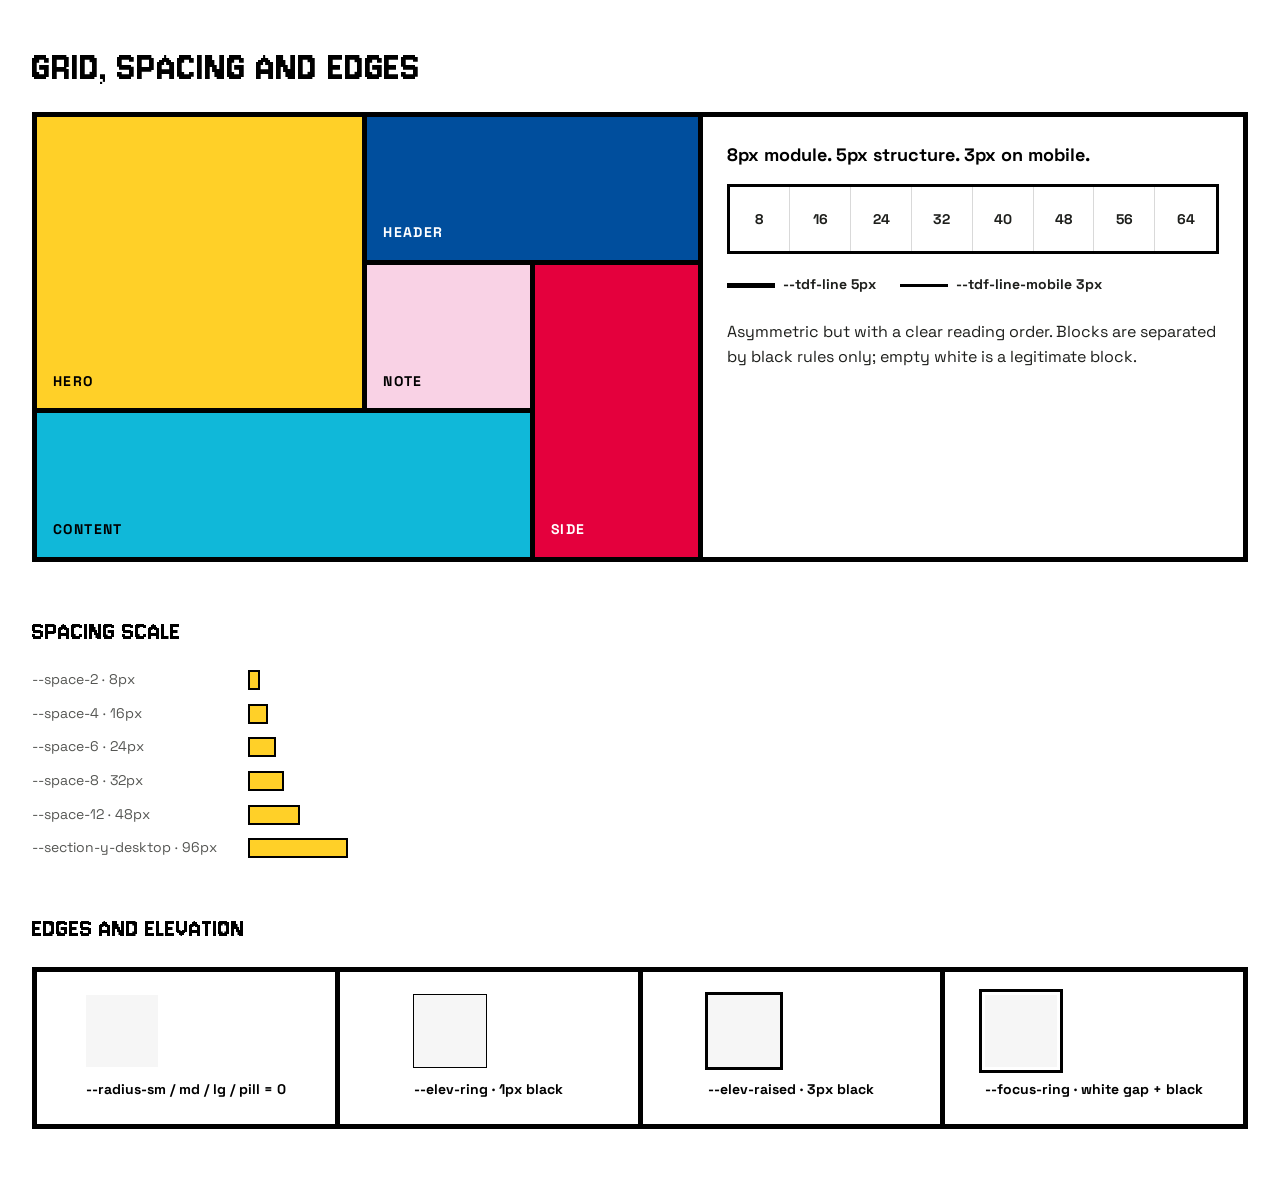
<file: design-system/preview/spacing.html>
<!doctype html>
<html lang="zh-Hant">
  <head>
    <meta charset="utf-8" />
    <meta name="viewport" content="width=device-width, initial-scale=1" />
    <title>TDF grid, spacing and edges</title>
    <link href="https://fonts.googleapis.com/css2?family=Noto+Sans+TC:wght@400;700&family=Space+Grotesk:wght@400;700&display=swap" rel="stylesheet" />
    <link rel="stylesheet" href="../fonts/fonts.css" />
    <link rel="stylesheet" href="../tokens.css" />
    <style>
      body { margin: 0; background: var(--bg); color: var(--fg); font-family: var(--font-body); font-size: var(--text-base); line-height: var(--leading-body); }
      main { max-width: var(--container-max); margin: 0 auto; padding: var(--space-12) var(--container-gutter-desktop); }
      h1 { margin: 0 0 var(--space-6); font-family: var(--font-display); font-weight: 400; font-size: var(--text-2xl); line-height: var(--leading-tight); letter-spacing: var(--tracking-display); text-transform: uppercase; color: var(--fg-2); }
      h2 { margin: var(--space-12) 0 var(--space-4); font-family: var(--font-display); font-weight: 400; font-size: var(--text-xl); text-transform: uppercase; color: var(--fg-2); }
      .two { display: grid; grid-template-columns: 1.1fr 0.9fr; gap: var(--tdf-line); background: var(--border); border: var(--tdf-line) solid var(--border); }
      .mondrian { min-height: 440px; display: grid; grid-template-columns: 2fr 1fr 1fr; grid-template-rows: 1fr 1fr 1fr; gap: var(--tdf-line); background: var(--border); }
      .mondrian div { display: flex; align-items: flex-end; padding: var(--space-4); font-size: var(--text-sm); font-weight: 700; letter-spacing: 0.1em; text-transform: uppercase; }
      .mondrian div:nth-child(1) { grid-row: 1 / 3; background: var(--tdf-yellow); color: #000; }
      .mondrian div:nth-child(2) { grid-column: 2 / 4; background: var(--tdf-blue); color: #fff; }
      .mondrian div:nth-child(3) { background: var(--tdf-pink); color: #000; }
      .mondrian div:nth-child(4) { grid-row: 2 / 4; grid-column: 3; background: var(--tdf-magenta); color: #fff; }
      .mondrian div:nth-child(5) { grid-column: 1 / 3; background: var(--tdf-cyan); color: #000; }
      .rules { background: var(--bg); padding: var(--space-6); }
      .rules p { margin: 0 0 var(--space-4); font-size: var(--text-lg); font-weight: 700; color: var(--fg-2); }
      .measure { display: grid; grid-template-columns: repeat(8, 1fr); height: 64px; border: var(--tdf-line-mobile) solid var(--border); }
      .measure i { display: flex; align-items: center; justify-content: center; font-style: normal; font-size: var(--text-sm); font-weight: 700; border-right: 1px solid var(--border-soft); }
      .measure i:last-child { border-right: 0; }
      .lines { display: flex; gap: var(--space-6); margin-top: var(--space-5); font-size: var(--text-sm); font-weight: 700; }
      .lines span { display: flex; align-items: center; gap: var(--space-2); }
      .lines i { display: block; width: 48px; background: var(--border); }
      .stack { display: grid; gap: var(--space-3); }
      .row { display: grid; grid-template-columns: 200px 1fr; align-items: center; gap: var(--space-4); color: var(--muted); font-size: var(--text-sm); }
      .bar { height: var(--space-4); min-width: 2px; background: var(--accent); border: 2px solid var(--border); box-sizing: content-box; }
      .edges { display: grid; grid-template-columns: repeat(4, minmax(0, 1fr)); gap: var(--tdf-line); background: var(--border); border: var(--tdf-line) solid var(--border); }
      .edges article { min-height: 120px; display: grid; place-items: center; background: var(--bg); color: var(--fg-2); font-size: var(--text-sm); font-weight: 700; text-align: center; padding: var(--space-4); }
      .edges .box { width: 72px; height: 72px; background: var(--surface); margin-bottom: var(--space-3); }
      @media (max-width: 760px) { .two, .edges { grid-template-columns: 1fr; } }
    </style>
  </head>
  <body>
    <main>
      <h1>Grid, spacing and edges</h1>
      <section class="two" aria-label="Mondrian grid">
        <div class="mondrian"><div>Hero</div><div>Header</div><div>Note</div><div>Side</div><div>Content</div></div>
        <div class="rules">
          <p>8px module. 5px structure. 3px on mobile.</p>
          <div class="measure" aria-hidden="true"><i>8</i><i>16</i><i>24</i><i>32</i><i>40</i><i>48</i><i>56</i><i>64</i></div>
          <div class="lines"><span><i style="height: var(--tdf-line)"></i>--tdf-line 5px</span><span><i style="height: var(--tdf-line-mobile)"></i>--tdf-line-mobile 3px</span></div>
          <p style="margin-top: var(--space-6); font-size: var(--text-base); font-weight: 400; color: var(--fg)">Asymmetric but with a clear reading order. Blocks are separated by black rules only; empty white is a legitimate block.</p>
        </div>
      </section>

      <h2>Spacing scale</h2>
      <section class="stack">
        <div class="row"><span>--space-2 · 8px</span><div class="bar" style="width: var(--space-2)"></div></div>
        <div class="row"><span>--space-4 · 16px</span><div class="bar" style="width: var(--space-4)"></div></div>
        <div class="row"><span>--space-6 · 24px</span><div class="bar" style="width: var(--space-6)"></div></div>
        <div class="row"><span>--space-8 · 32px</span><div class="bar" style="width: var(--space-8)"></div></div>
        <div class="row"><span>--space-12 · 48px</span><div class="bar" style="width: var(--space-12)"></div></div>
        <div class="row"><span>--section-y-desktop · 96px</span><div class="bar" style="width: var(--section-y-desktop)"></div></div>
      </section>

      <h2>Edges and elevation</h2>
      <section class="edges" aria-label="Radius and elevation tokens">
        <article><div><span class="box" style="border-radius: var(--radius-sm); display: block"></span>--radius-sm / md / lg / pill = 0</div></article>
        <article><div><span class="box" style="box-shadow: var(--elev-ring); display: block"></span>--elev-ring · 1px black</div></article>
        <article><div><span class="box" style="box-shadow: var(--elev-raised); display: block"></span>--elev-raised · 3px black</div></article>
        <article><div><span class="box" style="box-shadow: var(--focus-ring); display: block"></span>--focus-ring · white gap + black</div></article>
      </section>
    </main>
  </body>
</html>
</file>
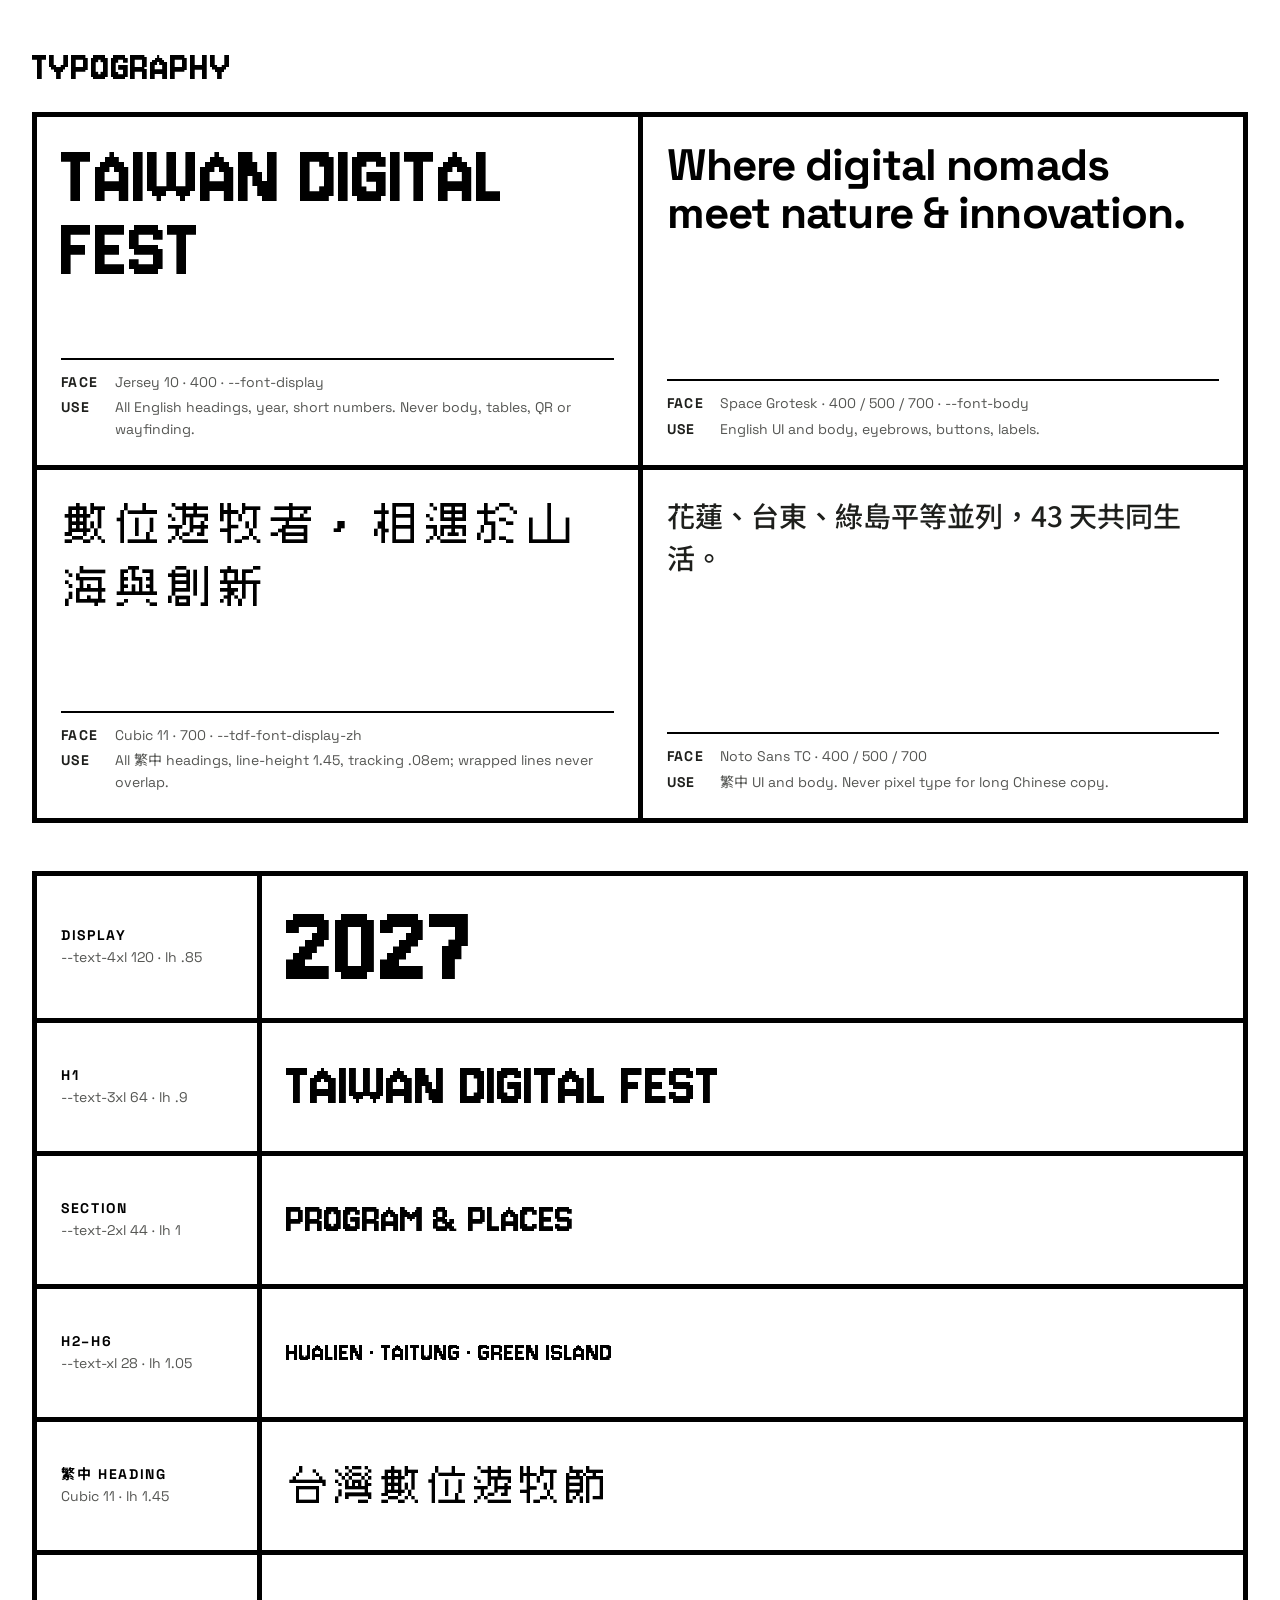
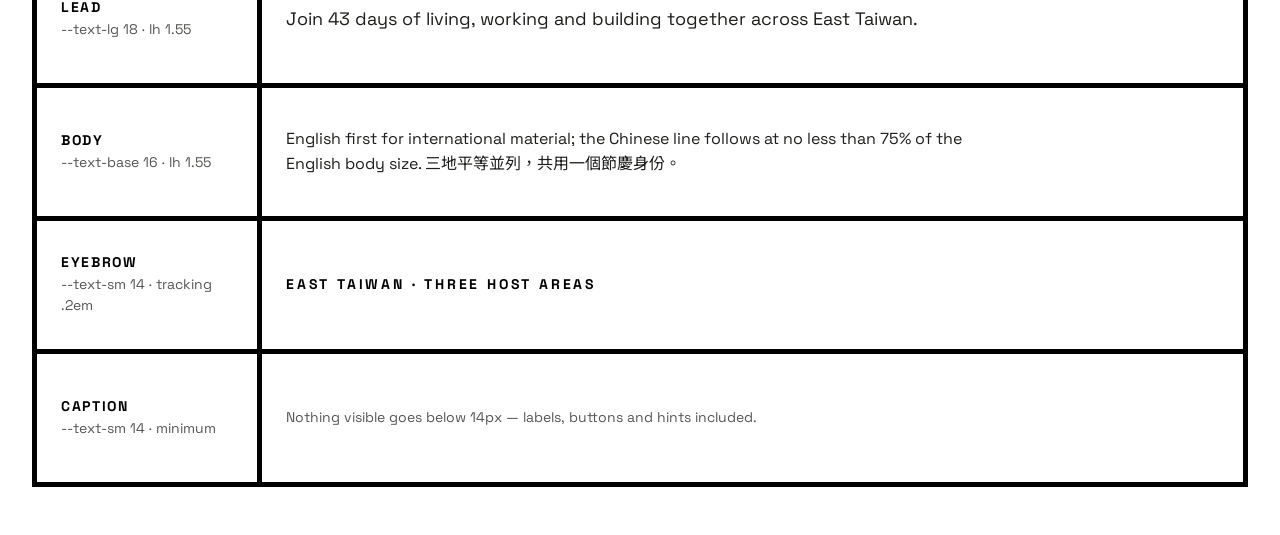
<file: design-system/preview/typography.html>
<!doctype html>
<html lang="zh-Hant">
  <head>
    <meta charset="utf-8" />
    <meta name="viewport" content="width=device-width, initial-scale=1" />
    <title>TDF typography</title>
    <link href="https://fonts.googleapis.com/css2?family=Noto+Sans+TC:wght@400;500;700&family=Space+Grotesk:wght@400;500;700&display=swap" rel="stylesheet" />
    <link rel="stylesheet" href="../fonts/fonts.css" />
    <link rel="stylesheet" href="../tokens.css" />
    <style>
      body { margin: 0; background: var(--bg); color: var(--fg); font-family: var(--font-body); font-size: var(--text-base); line-height: var(--leading-body); }
      main { max-width: var(--container-max); margin: 0 auto; padding: var(--space-12) var(--container-gutter-desktop); }
      h1 { margin: 0 0 var(--space-6); font-family: var(--font-display); font-weight: 400; font-size: var(--text-2xl); line-height: var(--leading-tight); letter-spacing: var(--tracking-display); text-transform: uppercase; color: var(--fg-2); }
      .specimens { display: grid; grid-template-columns: 1fr 1fr; gap: var(--tdf-line); background: var(--border); border: var(--tdf-line) solid var(--border); }
      .specimen { background: var(--bg); padding: var(--space-6); min-height: 300px; display: flex; flex-direction: column; justify-content: space-between; gap: var(--space-5); }
      .specimen dl { margin: 0; display: grid; grid-template-columns: auto 1fr; gap: var(--space-1) var(--space-4); font-size: var(--text-sm); border-top: 2px solid var(--border); padding-top: var(--space-3); }
      .specimen dt { font-weight: 700; text-transform: uppercase; letter-spacing: 0.1em; } .specimen dd { margin: 0; color: var(--muted); }
      .s-jersey { font-family: var(--font-display); font-size: clamp(56px, 7vw, 104px); line-height: 0.82; text-transform: uppercase; color: var(--fg-2); }
      .s-grotesk { font-family: var(--font-body); font-size: var(--text-2xl); font-weight: 700; line-height: 1.1; letter-spacing: -0.02em; color: var(--fg-2); }
      .s-cubic { font-family: var(--tdf-font-display-zh); font-weight: 700; font-size: var(--text-2xl); line-height: var(--tdf-leading-display-zh); letter-spacing: var(--tdf-tracking-display-zh); color: var(--fg-2); }
      .s-noto { font-family: "Noto Sans TC", sans-serif; font-size: var(--text-xl); font-weight: 500; line-height: 1.5; }
      .scale { margin-top: var(--space-12); display: grid; grid-template-columns: 220px 1fr; gap: var(--tdf-line); background: var(--border); border: var(--tdf-line) solid var(--border); }
      .scale > div { background: var(--bg); padding: var(--space-5) var(--space-6); display: flex; align-items: center; min-height: 88px; }
      .scale .lvl { flex-direction: column; align-items: flex-start; justify-content: center; font-size: var(--text-sm); }
      .scale .lvl b { letter-spacing: 0.12em; text-transform: uppercase; color: var(--fg-2); }
      .scale .lvl span { color: var(--muted); }
      .t-4xl { font-family: var(--font-display); font-size: var(--text-4xl); line-height: 0.85; text-transform: uppercase; color: var(--fg-2); }
      .t-3xl { font-family: var(--font-display); font-size: var(--text-3xl); line-height: var(--leading-tight); text-transform: uppercase; color: var(--fg-2); }
      .t-2xl { font-family: var(--font-display); font-size: var(--text-2xl); line-height: 1; text-transform: uppercase; color: var(--fg-2); }
      .t-xl { font-family: var(--font-display); font-size: var(--text-xl); line-height: 1.05; text-transform: uppercase; color: var(--fg-2); }
      .t-zh { font-family: var(--tdf-font-display-zh); font-weight: 700; font-size: 40px; line-height: var(--tdf-leading-display-zh); letter-spacing: var(--tdf-tracking-display-zh); color: var(--fg-2); }
      .t-lg { font-size: var(--text-lg); max-width: 60ch; }
      .t-base { font-size: var(--text-base); max-width: 70ch; }
      .t-eyebrow { font-size: var(--text-sm); font-weight: 700; letter-spacing: var(--tdf-tracking-eyebrow); text-transform: uppercase; color: var(--fg-2); }
      .t-caption { font-size: var(--text-sm); color: var(--muted); }
      @media (max-width: 760px) { .specimens, .scale { grid-template-columns: 1fr; } .t-4xl { font-size: 88px; } .t-3xl { font-size: 48px; } }
    </style>
  </head>
  <body>
    <main>
      <h1>Typography</h1>
      <section class="specimens" aria-label="Typeface specimens">
        <article class="specimen"><div class="s-jersey">Taiwan Digital Fest</div><dl><dt>Face</dt><dd>Jersey 10 · 400 · --font-display</dd><dt>Use</dt><dd>All English headings, year, short numbers. Never body, tables, QR or wayfinding.</dd></dl></article>
        <article class="specimen"><div class="s-grotesk">Where digital nomads meet nature &amp; innovation.</div><dl><dt>Face</dt><dd>Space Grotesk · 400 / 500 / 700 · --font-body</dd><dt>Use</dt><dd>English UI and body, eyebrows, buttons, labels.</dd></dl></article>
        <article class="specimen"><div class="s-cubic">數位遊牧者，相遇於山海與創新</div><dl><dt>Face</dt><dd>Cubic 11 · 700 · --tdf-font-display-zh</dd><dt>Use</dt><dd>All 繁中 headings, line-height 1.45, tracking .08em; wrapped lines never overlap.</dd></dl></article>
        <article class="specimen"><div class="s-noto">花蓮、台東、綠島平等並列，43 天共同生活。</div><dl><dt>Face</dt><dd>Noto Sans TC · 400 / 500 / 700</dd><dt>Use</dt><dd>繁中 UI and body. Never pixel type for long Chinese copy.</dd></dl></article>
      </section>

      <section class="scale" aria-label="Type scale">
        <div class="lvl"><b>Display</b><span>--text-4xl 120 · lh .85</span></div><div><span class="t-4xl">2027</span></div>
        <div class="lvl"><b>H1</b><span>--text-3xl 64 · lh .9</span></div><div><span class="t-3xl">Taiwan Digital Fest</span></div>
        <div class="lvl"><b>Section</b><span>--text-2xl 44 · lh 1</span></div><div><span class="t-2xl">Program &amp; places</span></div>
        <div class="lvl"><b>H2–H6</b><span>--text-xl 28 · lh 1.05</span></div><div><span class="t-xl">Hualien · Taitung · Green Island</span></div>
        <div class="lvl"><b>繁中 heading</b><span>Cubic 11 · lh 1.45</span></div><div><span class="t-zh">台灣數位遊牧節</span></div>
        <div class="lvl"><b>Lead</b><span>--text-lg 18 · lh 1.55</span></div><div><p class="t-lg">Join 43 days of living, working and building together across East Taiwan.</p></div>
        <div class="lvl"><b>Body</b><span>--text-base 16 · lh 1.55</span></div><div><p class="t-base">English first for international material; the Chinese line follows at no less than 75% of the English body size. 三地平等並列，共用一個節慶身份。</p></div>
        <div class="lvl"><b>Eyebrow</b><span>--text-sm 14 · tracking .2em</span></div><div><span class="t-eyebrow">East Taiwan · Three host areas</span></div>
        <div class="lvl"><b>Caption</b><span>--text-sm 14 · minimum</span></div><div><span class="t-caption">Nothing visible goes below 14px — labels, buttons and hints included.</span></div>
      </section>
    </main>
  </body>
</html>
</file>
<file: design-system/fonts/fonts.css>
/* Package-local webfonts. Artifacts normally load Jersey 10 / Space Grotesk / Noto Sans TC
 * from Google Fonts; Cubic 11 (OFL) ships here because it is not on Google Fonts. */
@font-face { font-family: "Jersey 10"; src: url("jersey10-latin.woff2") format("woff2"); font-weight: 400; font-style: normal; font-display: swap; unicode-range: U+0000-00FF, U+2000-206F, U+20AC, U+2122; }
@font-face { font-family: "Cubic 11"; src: url("cubic-11.woff2") format("woff2"); font-weight: 400 700; font-style: normal; font-display: swap; }
</file>
<file: design-system/tokens.css>
/* design-systems/tdf-2027/tokens.css
 * Taiwan Digital Fest — CIS 1.0 (2026-09-01) bound to the OpenDesign token contract.
 * Source of truth: brand/cis/品牌色彩計畫.md. Mondrian black grid, pixel headings, 12 fixed swatches,
 * no gradients, no blur shadows, no rounded corners.
 */

:root {
  /* ─── Surface ─── white / light gray are the reading bases; pink is the tertiary block tint */
  --bg: #FFFFFF;
  --surface: #F6F6F6;
  --surface-warm: #F9D2E5;

  /* ─── Foreground ─── ink for long copy, pure black for headings and structure */
  --fg: #1E1F1C;
  --fg-2: #000000;
  --muted: color-mix(in oklab, #1E1F1C, white 28%);
  --meta: var(--muted);

  /* ─── Border ─── black structural rules; soft separators for inner rows */
  --border: #000000;
  --border-soft: color-mix(in oklab, #000000, transparent 85%);

  /* ─── Accent ─── one dominant brand color per screen; yellow is the default action color */
  --accent: #FFD028;
  --accent-on: #000000;
  --accent-hover: color-mix(in oklab, var(--accent), black 8%);
  --accent-active: color-mix(in oklab, var(--accent), black 14%);

  /* ─── Semantic ─── mapped to official swatches (green / orange / magenta) */
  --success: #00993E;
  --warn: #E74310;
  --danger: #E4003D;

  /* ─── Typography ─── pixel display for English headings; grotesk + Noto for UI and body */
  --font-display: "Jersey 10", "Space Grotesk", sans-serif;
  --font-body: "Space Grotesk", "Noto Sans TC", sans-serif;
  --font-mono: ui-monospace, "SF Mono", "JetBrains Mono", Menlo, Monaco, Consolas, monospace;

  /* type scale — nothing visible below 14px */
  --text-xs: 14px;
  --text-sm: 14px;
  --text-base: 16px;
  --text-lg: 18px;
  --text-xl: 28px;
  --text-2xl: 44px;
  --text-3xl: 64px;
  --text-4xl: 120px;
  --leading-body: 1.55;
  --leading-tight: 0.9;
  --tracking-display: 0.02em;

  /* ─── Spacing ─── 4px base, 8px module */
  --space-1: 4px;
  --space-2: 8px;
  --space-3: 12px;
  --space-4: 16px;
  --space-5: 20px;
  --space-6: 24px;
  --space-8: 32px;
  --space-12: 48px;
  --section-y-desktop: 96px;
  --section-y-tablet: 64px;
  --section-y-phone: 48px;

  /* ─── Radius ─── hard edges everywhere; the CIS forbids rounded corners */
  --radius-sm: 0px;
  --radius-md: 0px;
  --radius-lg: 0px;
  --radius-pill: 0px;

  /* ─── Elevation ─── rings instead of shadows; hierarchy comes from black rules and color blocks */
  --elev-flat: none;
  --elev-ring: 0 0 0 1px var(--border);
  --elev-raised: 0 0 0 3px var(--border);

  /* ─── Focus ─── visible black ring offset by a white gap */
  --focus-ring: 0 0 0 3px var(--bg), 0 0 0 6px var(--fg-2);

  /* ─── Motion ─── 180–240ms ease-out; hard cuts and grid slides, no bounce */
  --motion-fast: 180ms;
  --motion-base: 220ms;
  --ease-standard: cubic-bezier(0, 0, 0.2, 1);

  /* ─── Layout ─── */
  --container-max: 1440px;
  --container-gutter-desktop: 32px;
  --container-gutter-tablet: 24px;
  --container-gutter-phone: 20px;

  /* ─── TDF extensions (--tdf-*) ─── the 12 official swatches and grid rules */
  --tdf-yellow: #FFD028;
  --tdf-cyan: #10B8D9;
  --tdf-orange: #E74310;
  --tdf-pink: #F9D2E5;
  --tdf-green: #00993E;
  --tdf-magenta: #E4003D;
  --tdf-purple: #C54090;
  --tdf-blue: #004E9D;
  --tdf-gray-50: #F6F6F6;
  --tdf-ink: #1E1F1C;
  --tdf-white: #FFFFFF;
  --tdf-black: #000000;
  --tdf-font-display-zh: "Cubic 11", "Noto Sans TC", sans-serif;
  --tdf-leading-display-zh: 1.45;
  --tdf-tracking-display-zh: 0.08em;
  --tdf-tracking-eyebrow: 0.2em;
  --tdf-line: 5px;
  --tdf-line-mobile: 3px;
  --tdf-module: 8px;
}
</file>
